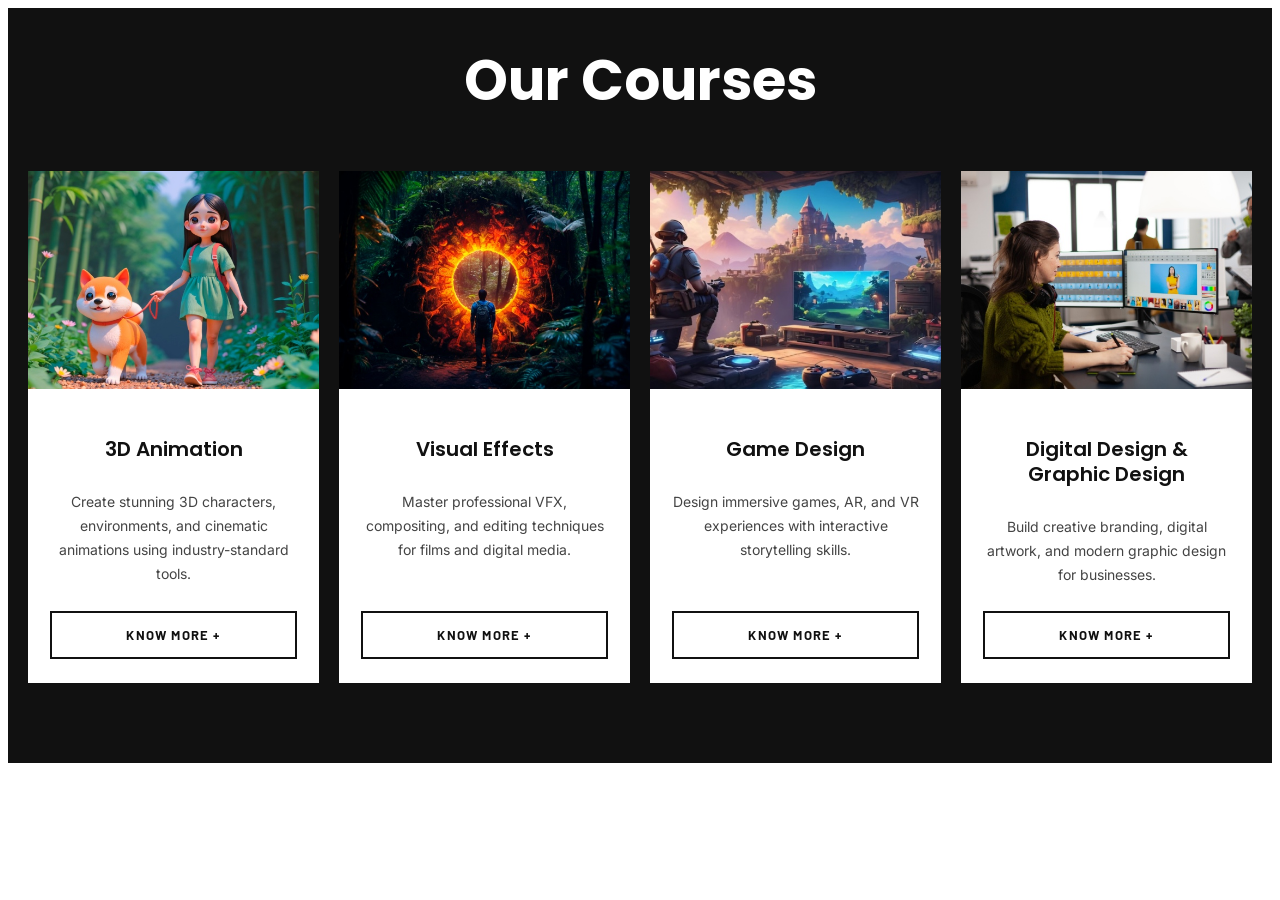
<file: card.html>
<!DOCTYPE html>
<html lang="en">
<head>
  <meta charset="UTF-8" />
  <meta name="viewport" content="width=device-width, initial-scale=1.0"/>
  <title>Frame School of Design – Our Courses</title>
  <link href="https://fonts.googleapis.com/css2?family=Poppins:wght@600;700&family=Inter:wght@400;500&family=Barlow:wght@700&display=swap" rel="stylesheet"/>
  <style>

    .section {
      background: #111;
      padding: 60px 20px 80px;
    }

    .section-title {
      text-align: center;
      font-size: 56px;
      font-weight: 700;
      color: #fff;
      margin-bottom: 48px;
      margin-top: -30px;
      font-family: 'Poppins', sans-serif;
    }

    .cards-grid {
      display: grid;
      grid-template-columns: repeat(4, 1fr);
      gap: 20px;
      max-width: 1300px;
      margin: 0 auto;
    }

    /* card itself is transparent — only body is white */
    .card {
      background: transparent;
      display: flex;
      flex-direction: column;
      overflow: hidden;
      position: relative;
    }

    .card-img-wrap {
      overflow: hidden;
      width: 100%;
      aspect-ratio: 4/3;
      flex-shrink: 0;
    }

    .card-img {
      width: 100%;
      height: 100%;
      object-fit: cover;
      display: block;
      transition: transform .4s ease;
    }

    .card:hover .card-img {
      transform: scale(1.08);
    }

    /* white body below the image */
    .card-body {
      padding: 28px 22px 24px;
      display: flex;
      flex-direction: column;
      flex: 1;
      background: #fff;
    }

    .card-title {
      font-family: 'Poppins', sans-serif;
      font-size: 20px;
      font-weight: 600;
      margin-bottom: 14px;
      text-align: center;
      line-height: 1.25;
      color: #111;
    }

    .card-desc {
      font-family: 'Inter', sans-serif;
      font-size: 14px;
      font-weight: 400;
      line-height: 1.7;
      text-align: center;
      color: #444;
      flex: 1;
      margin-bottom: 24px;
    }

    .btn {
      display: inline-flex;
      align-items: center;
      justify-content: center;
      gap: 8px;
      padding: 14px 18px;
      font-family: 'Barlow', sans-serif;
      font-size: 13px;
      font-weight: 700;
      letter-spacing: 1.2px;
      text-transform: uppercase;
      cursor: pointer;
      border-radius: 0;
      transition: background .25s, border-color .25s, color .25s;
      text-decoration: none;
    }

    .btn-outline {
      background: transparent;
      border: 2px solid #111;
      color: #111;
    }

    .card:hover .btn-outline {
      background: #b51733;
      border-color: #b51733;
      color: #fff;
    }

    /* active card — red body */
    .card.active-card .card-body {
      background: #b51733;
    }
    .card.active-card .card-title { color: #fff; }
    .card.active-card .card-desc  { color: rgba(255,255,255,.85); }
    .card.active-card .btn-outline { border-color: #fff; color: #fff; }
    .card.active-card:hover .btn-outline { background: #fff; border-color: #fff; color: #b51733; }

    @media (max-width: 1024px) {
      .cards-grid { grid-template-columns: repeat(2, 1fr); }
      .section-title { font-size: 40px; }
    }
    @media (max-width: 600px) {
      .cards-grid { grid-template-columns: 1fr; }
      .section-title { font-size: 30px; }
    }

  </style>
</head>
<body>

  <section class="section">
    <h2 class="section-title">Our Courses</h2>
    <div class="cards-grid">

      <div class="card">
        <div class="card-img-wrap">
          <img class="card-img" src="./assets/img/3d-animation.jpg" alt="3D Animation" />
        </div>
        <div class="card-body">
          <h3 class="card-title">3D Animation</h3>
          <p class="card-desc">Create stunning 3D characters, environments, and cinematic animations using industry-standard tools.</p>
          <a href="#" class="btn btn-outline">Know More +</a>
        </div>
      </div>

      <div class="card">
        <div class="card-img-wrap">
          <img class="card-img" src="./assets/img/New-Project-5.jpg" alt="Visual Effects" />
        </div>
        <div class="card-body">
          <h3 class="card-title">Visual Effects</h3>
          <p class="card-desc">Master professional VFX, compositing, and editing techniques for films and digital media.</p>
          <a href="#" class="btn btn-outline">Know More +</a>
        </div>
      </div>

      <div class="card">
        <div class="card-img-wrap">
          <img class="card-img" src="./assets/img/New-Project-6.jpg" alt="Game Design" />
        </div>
        <div class="card-body">
          <h3 class="card-title">Game Design</h3>
          <p class="card-desc">Design immersive games, AR, and VR experiences with interactive storytelling skills.</p>
          <a href="#" class="btn btn-outline">Know More +</a>
        </div>
      </div>

      <div class="card">
        <div class="card-img-wrap">
          <img class="card-img" src="assets/img/multi-media.jpg" alt="Digital Design & Graphic Design" />
        </div>
        <div class="card-body">
          <h3 class="card-title">Digital Design &amp; Graphic Design</h3>
          <p class="card-desc">Build creative branding, digital artwork, and modern graphic design for businesses.</p>
          <a href="#" class="btn btn-outline">Know More +</a>
        </div>
      </div>

    </div>
  </section>

</body>
</html>
</file>
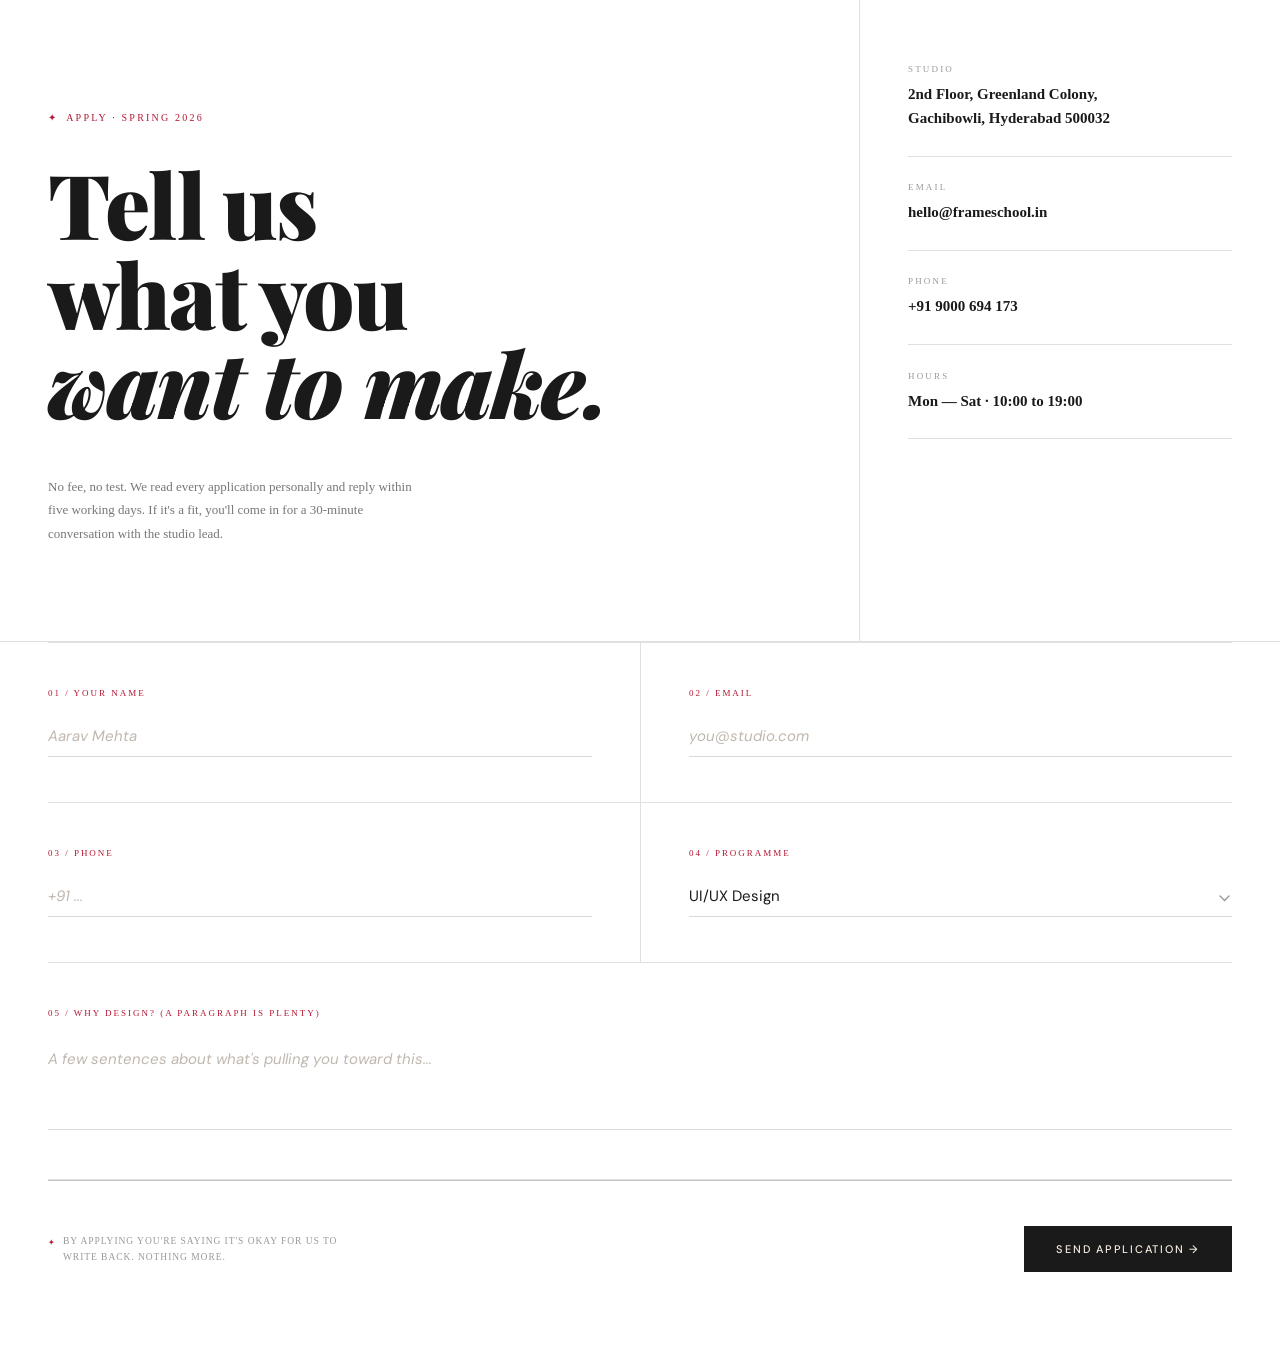
<file: contact-us.html>
<!DOCTYPE html>
<html lang="en">
<head>
<meta charset="UTF-8">
<meta name="viewport" content="width=device-width, initial-scale=1.0">
<title>Apply — Frame School of Design</title>
<link rel="preconnect" href="https://fonts.googleapis.com">
<link rel="preconnect" href="https://fonts.gstatic.com" crossorigin>
<link href="https://fonts.googleapis.com/css2?family=Playfair+Display:ital,wght@0,400;0,700;0,900;1,400;1,700;1,900&family=DM+Sans:opsz,wght@9..40,300;9..40,400;9..40,500&display=swap" rel="stylesheet">

<style>
  *, *::before, *::after { box-sizing: border-box; margin: 0; padding: 0; }

  :root {
    --bg: #f5ede0;
    --text: #1a1a1a;
    --muted: #999;
    --accent: #b83228;
    --border: rgba(0,0,0,0.12);
  }



 



  /* ════════════════════════════
     HERO
  ════════════════════════════ */
  .hero-section {
    display: grid;
    grid-template-columns: minmax(0, 1fr) 420px;
    border-bottom: 1px solid var(--border);
  }

  .hero-left {
    padding: 7rem 3.5rem 6rem 3rem;
    border-right: 1px solid var(--border);
    display: flex;
    flex-direction: column;
    justify-content: flex-start;
  }

  .section-tag {
    font-size: 10px;
    letter-spacing: 0.22em;
    color: #b51733;
    margin-bottom: 2.2rem;
    display: flex;
    align-items: center;
    gap: 8px;
    font-weight: 400;
    text-transform: uppercase;
  }

  .section-tag::before { content: '✦'; }

  .hero-headline {
    font-family: 'Playfair Display', serif;
    font-size: clamp(3.8rem, 7vw, 6.4rem);
    font-weight: 900;
    line-height: 1.0;
    color: var(--text);
    margin-bottom: 3rem;
    letter-spacing: -0.02em;
  }

  .hero-headline em {
    font-style: italic;
    font-weight: 900;
  }

  .hero-body {
    font-size: 13px;
    color: #777;
    line-height: 1.8;
    max-width: 380px;
  }

  .hero-right {
    padding: 4rem 3rem 3rem;
    display: flex;
    flex-direction: column;
    justify-content: flex-start;
  }

  .contact-item {
    padding: 1.6rem 0;
    border-bottom: 1px solid var(--border);
  }

  .contact-item:first-child {
    padding-top: 0;
    border-top: none;
  }

  .contact-cat {
    font-size: 9px;
    letter-spacing: 0.24em;
    color: var(--muted);
    margin-bottom: 8px;
    font-weight: 500;
    text-transform: uppercase;
  }

  .contact-val {
    font-size: 15px;
    color: var(--text);
    line-height: 1.6;
    font-weight: 600;
  }

  /* ════════════════════════════
     FORM
  ════════════════════════════ */
  .form-section {
    padding: 0 3rem 5rem;
  }

  .form-grid {
    display: grid;
    grid-template-columns: 1fr 1fr;
    border-top: 1px solid var(--border);
  }

  .form-field {
    padding: 2.8rem 3rem 2.8rem 0;
    border-bottom: 1px solid var(--border);
  }

  .form-field:nth-child(even) {
    padding-left: 3rem;
    padding-right: 0;
    border-left: 1px solid var(--border);
  }

  .form-field.full-width {
    grid-column: 1 / -1;
    padding-right: 0;
    border-left: none !important;
  }

  .field-label {
    display: block;
    font-size: 9px;
    letter-spacing: 0.22em;
    color: #b51733;
    margin-bottom: 1.4rem;
    font-weight: 500;
    text-transform: uppercase;
  }

  .field-input,
  .field-select,
  .field-textarea {
    background: transparent;
    border: none;
    border-bottom: 1px solid rgba(0,0,0,0.15);
    width: 100%;
    padding: 6px 0 10px;
    font-size: 15px;
    color: var(--text);
    outline: none;
    font-family: 'DM Sans', sans-serif;
    transition: border-color 0.2s;
    border-radius: 0;
  }

  .field-input::placeholder,
  .field-textarea::placeholder {
    color: #c0b8ae;
    font-style: italic;
    font-size: 15px;
  }

  .field-input:focus,
  .field-select:focus,
  .field-textarea:focus {
    border-bottom-color: var(--text);
  }

  .field-select {
    appearance: none;
    -webkit-appearance: none;
    cursor: pointer;
    background-image: url("data:image/svg+xml,%3Csvg xmlns='http://www.w3.org/2000/svg' width='11' height='7' viewBox='0 0 11 7'%3E%3Cpath d='M1 1l4.5 4.5L10 1' stroke='%23999' stroke-width='1.4' fill='none' stroke-linecap='round' stroke-linejoin='round'/%3E%3C/svg%3E");
    background-repeat: no-repeat;
    background-position: right 2px center;
  }

  .field-textarea {
    resize: none;
    min-height: 90px;
    line-height: 1.75;
  }

  .form-divider {
    grid-column: 1 / -1;
    border-bottom: 1px solid var(--border);
  }

  .form-footer {
    display: flex;
    align-items: center;
    justify-content: space-between;
    padding-top: 2.8rem;
    gap: 2rem;
    flex-wrap: wrap;
  }

  .form-disclaimer {
    font-size: 9.5px;
    letter-spacing: 0.1em;
    color: var(--muted);
    line-height: 1.7;
    max-width: 320px;
    display: flex;
    align-items: flex-start;
    gap: 7px;
    text-transform: uppercase;
  }

  .form-disclaimer::before {
    content: '✦';
    font-size: 8px;
    color: #b51733;
    margin-top: 3px;
    flex-shrink: 0;
  }

  .btn-send {
    background: var(--text);
    color: var(--bg);
    border: none;
    padding: 16px 32px;
    font-size: 11px;
    letter-spacing: 0.16em;
    font-family: 'DM Sans', sans-serif;
    font-weight: 500;
    cursor: pointer;
    text-transform: uppercase;
    display: inline-flex;
    align-items: center;
    gap: 10px;
    transition: background 0.2s;
  }

  .btn-send:hover { background: #2e2e2e; }

  /* ════════════════════════════
     RESPONSIVE
  ════════════════════════════ */
  @media (max-width: 960px) {
    .navbar { padding: 0 2rem; }
    .nav-links { gap: 1.6rem; }
    .hero-section { grid-template-columns: 1fr; }
    .hero-left { border-right: none; border-bottom: 1px solid var(--border); padding: 3.5rem 2rem; }
    .hero-right { padding: 2.5rem 2rem; }
    .form-section { padding: 0 2rem 4rem; }
  }

  @media (max-width: 768px) {
    .nav-links { display: none; }
    .nav-intake { display: none; }
  }

  @media (max-width: 640px) {
    .hero-headline { font-size: 3.4rem; }
    .form-grid { grid-template-columns: 1fr; }
    .form-field:nth-child(even) { padding-left: 0; border-left: none; }
    .form-field { padding: 2rem 0; }
    .form-footer { flex-direction: column; align-items: flex-start; }
    .btn-send { width: 100%; justify-content: center; }
  }

  /* Toast */
  .toast {
    position: fixed;
    bottom: 2rem;
    right: 2rem;
    background: var(--text);
    color: var(--bg);
    padding: 14px 24px;
    font-size: 12px;
    letter-spacing: 0.08em;
    opacity: 0;
    transform: translateY(8px);
    transition: all 0.35s;
    pointer-events: none;
    z-index: 999;
  }

  .toast.show { opacity: 1; transform: translateY(0); }
</style>
</head>
<body>
<div class="page-wrapper">

<!-- ═══ NAVBAR ═══ -->


<!-- ═══ HERO ═══ -->
<section class="hero-section">

  <div class="hero-left">
    <p class="section-tag">Apply · Spring 2026</p>
    <h1 class="hero-headline">
      Tell us<br>
      what you<br>
      <em>want to make.</em>
    </h1>
    <p class="hero-body">
      No fee, no test. We read every application personally and reply within five working days. If it's a fit, you'll come in for a 30-minute conversation with the studio lead.
    </p>
  </div>

  <div class="hero-right">
    <div class="contact-item">
      <div class="contact-cat">Studio</div>
      <div class="contact-val">2nd Floor, Greenland Colony,<br>Gachibowli, Hyderabad 500032</div>
    </div>
    <div class="contact-item">
      <div class="contact-cat">Email</div>
      <div class="contact-val">hello@frameschool.in</div>
    </div>
    <div class="contact-item">
      <div class="contact-cat">Phone</div>
      <div class="contact-val">+91 9000 694 173</div>
    </div>
    <div class="contact-item">
      <div class="contact-cat">Hours</div>
      <div class="contact-val">Mon — Sat · 10:00 to 19:00</div>
    </div>
  </div>

</section>

<!-- ═══ FORM ═══ -->
<section class="form-section">
  <div class="form-grid">

    <div class="form-field">
      <label class="field-label" for="f-name">01 / Your name</label>
      <input class="field-input" id="f-name" type="text" placeholder="Aarav Mehta">
    </div>

    <div class="form-field">
      <label class="field-label" for="f-email">02 / Email</label>
      <input class="field-input" id="f-email" type="email" placeholder="you@studio.com">
    </div>

    <div class="form-field">
      <label class="field-label" for="f-phone">03 / Phone</label>
      <input class="field-input" id="f-phone" type="tel" placeholder="+91 ...">
    </div>

    <div class="form-field">
      <label class="field-label" for="f-programme">04 / Programme</label>
      <select class="field-select" id="f-programme">
        <option>UI/UX Design</option>
        <option>Graphic Design</option>
        <option>3D &amp; Motion</option>
        <option>VFX &amp; Compositing</option>
        <option>Not sure yet</option>
      </select>
    </div>

    <div class="form-field full-width">
      <label class="field-label" for="f-why">05 / Why design? (a paragraph is plenty)</label>
      <textarea class="field-textarea" id="f-why" placeholder="A few sentences about what's pulling you toward this..."></textarea>
    </div>

    <div class="form-divider"></div>
    <div class="form-divider" style="border-bottom:none; border-top: 1px solid var(--border); margin-top:-1px;"></div>

  </div>

  <div class="form-footer">
    <p class="form-disclaimer">By applying you're saying it's okay for us to write back. Nothing more.</p>
    <button class="btn-send" id="sendBtn">Send Application →</button>
  </div>
</section>

<div class="toast" id="toast">Application sent. We'll be in touch.</div>

</div><!-- end page-wrapper -->

<script>
  document.getElementById('sendBtn').addEventListener('click', () => {
    const name = document.getElementById('f-name').value.trim();
    const email = document.getElementById('f-email').value.trim();
    if (!name || !email) {
      alert('Please fill in at least your name and email.');
      return;
    }
    const t = document.getElementById('toast');
    t.classList.add('show');
    setTimeout(() => t.classList.remove('show'), 3500);
  });
</script>
</body>
</html>
</file>
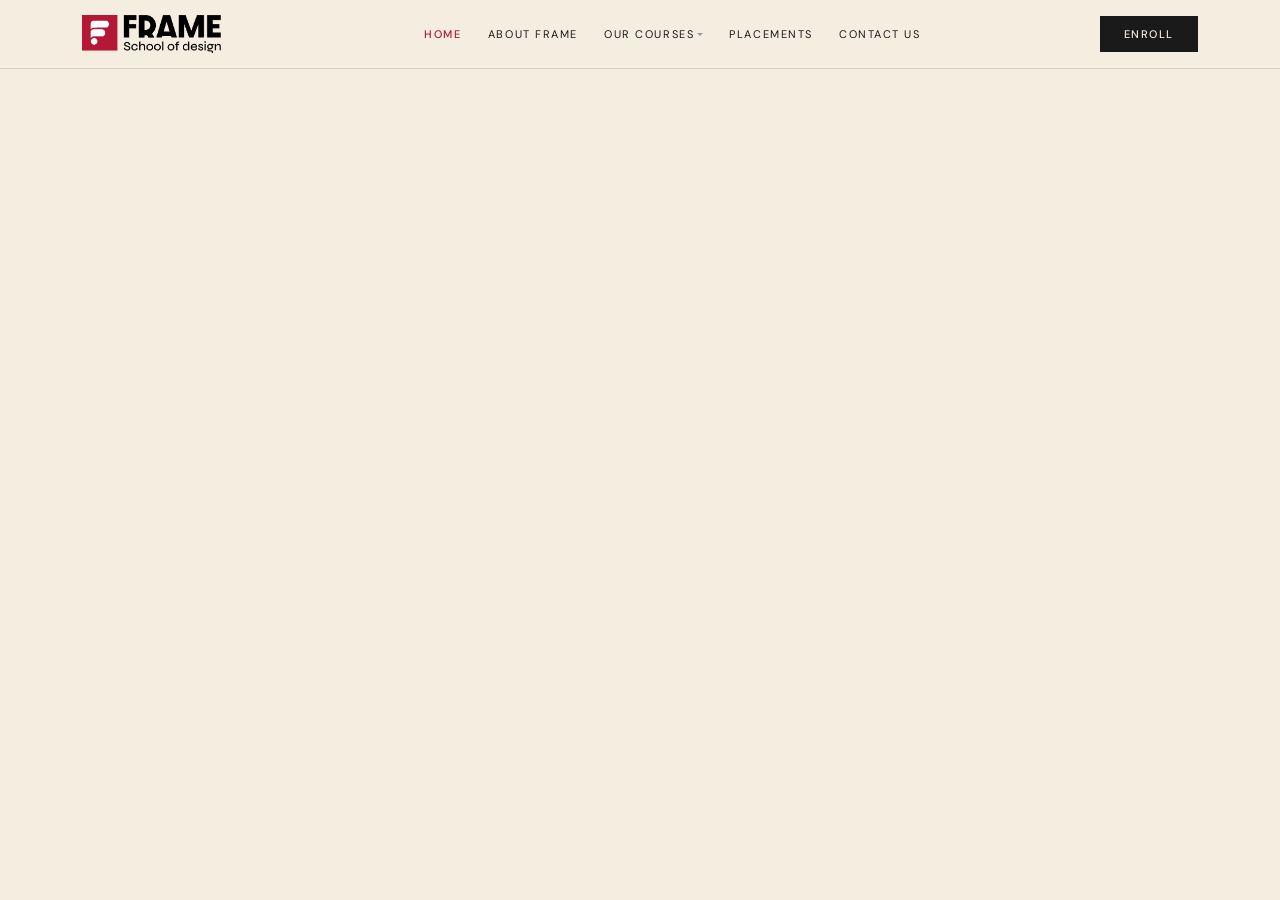
<file: enroll.html>
<!DOCTYPE html>
<html lang="en">
<head>
<meta charset="UTF-8">
<meta name="viewport" content="width=device-width, initial-scale=1.0">
<title>Frame School of Design</title>

<!-- Bootstrap -->
<link href="https://cdn.jsdelivr.net/npm/bootstrap@5.3.3/dist/css/bootstrap.min.css" rel="stylesheet">
<!-- Fonts -->
<link rel="preconnect" href="https://fonts.googleapis.com">
<link rel="preconnect" href="https://fonts.gstatic.com" crossorigin>
<link href="https://fonts.googleapis.com/css2?family=Playfair+Display:ital,wght@0,900;1,900&family=DM+Sans:opsz,wght@9..40,300;9..40,400;9..40,500&display=swap" rel="stylesheet">

<style>
*, *::before, *::after { box-sizing: border-box; margin: 0; padding: 0; }

:root {
  --bg:     #f5ede0;
  --text:   #1a1a1a;
  --muted:  #999;
  --accent: #b83228;
  --border: rgba(0,0,0,0.12);
}

html, body {
  background: var(--bg);
  color: var(--text);
  font-family: 'DM Sans', sans-serif;
}

/* ══════════════════════════
   NAVBAR
══════════════════════════ */
.navbar {
  background: var(--bg) !important;
  border-bottom: 1px solid var(--border);
  padding: 0;
  font-family: 'DM Sans', sans-serif;
  min-height: 68px;
}

.navbar .container {
  height: 68px;
  align-items: center;
}

.brand-logo {
  display: flex;
  align-items: center;
  text-decoration: none;
  margin-right: 1.5rem;
}

.brand-logo img {
  height: 38px;
  width: auto;
  object-fit: contain;
}

.navbar-nav .nav-link {
  font-size: 11px !important;
  letter-spacing: 0.14em !important;
  text-transform: uppercase !important;
  color: var(--text) !important;
  font-weight: 400 !important;
  padding: 0.4rem 0.7rem !important;
  transition: color 0.2s;
}

.navbar-nav .nav-link:hover { color: #b51733 !important; }
.navbar-nav .nav-link.active { color: #b51733 !important; font-weight: 500 !important; }

.dropdown-menu {
  background: var(--bg);
  border: 1px solid var(--border);
  border-radius: 0;
  padding: 0.4rem 0;
  box-shadow: 0 8px 24px rgba(0,0,0,0.08);
  min-width: 210px;
}

.dropdown-item {
  font-size: 11.5px;
  letter-spacing: 0.1em;
  text-transform: uppercase;
  color: var(--text);
  padding: 0.6rem 1.4rem;
  font-family: 'DM Sans', sans-serif;
  font-weight: 400;
}

.dropdown-item:hover { background: rgba(0,0,0,0.05); color: #b51733; }

.navbar-nav .dropdown-toggle::after {
  border-top-color: var(--muted);
  vertical-align: 0.15em;
}

.navbar-toggler {
  border: none !important;
  box-shadow: none !important;
}

.navbar-toggler-icon {
  background-image: url("data:image/svg+xml,%3csvg xmlns='http://www.w3.org/2000/svg' viewBox='0 0 30 30'%3e%3cpath stroke='rgba%2826,26,26,0.75%29' stroke-linecap='round' stroke-miterlimit='10' stroke-width='2' d='M4 7h22M4 15h22M4 23h22'/%3e%3c/svg%3e") !important;
}

/* Enroll button */
.btn-nav-reg {
  background: var(--text);
  color: var(--bg);
  border: none;
  padding: 10px 24px;
  font-size: 11px;
  letter-spacing: 0.14em;
  font-family: 'DM Sans', sans-serif;
  font-weight: 500;
  cursor: pointer;
  text-transform: uppercase;
  transition: background 0.2s;
  border-radius: 0;
}

.btn-nav-reg:hover { background: #2e2e2e; }

@media (max-width: 991px) {
  .navbar .container { height: auto; padding-top: 0.75rem; padding-bottom: 0.75rem; }
  .navbar-collapse { padding: 1rem 0 0.5rem; border-top: 1px solid var(--border); margin-top: 0.75rem; }
  .navbar-nav .nav-link { padding: 0.55rem 0 !important; border-bottom: 1px solid var(--border); }
  .btn-nav-reg { width: 100%; margin-top: 0.5rem; }
  .dropdown-menu { border: none; padding-left: 1rem; box-shadow: none; background: transparent; }
}

/* ══════════════════════════
   ENROLL OVERLAY
══════════════════════════ */
.enroll-overlay {
  position: fixed;
  inset: 0;
  z-index: 1050;
  display: flex;
  pointer-events: none;
  opacity: 0;
  transition: opacity 0.35s ease;
}

.enroll-overlay.active {
  opacity: 1;
  pointer-events: all;
}

/* left dim */
.overlay-dim {
  flex: 1;
  background: rgba(26,26,26,0.55);
  backdrop-filter: blur(2px);
  cursor: pointer;
}

/* right panel slides in */
.overlay-panel {
  width: min(680px, 100vw);
  background: var(--bg);
  height: 100%;
  overflow-y: auto;
  display: flex;
  flex-direction: column;
  transform: translateX(100%);
  transition: transform 0.4s cubic-bezier(0.4,0,0.2,1);
  position: relative;
}

.enroll-overlay.active .overlay-panel {
  transform: translateX(0);
}

/* close button */
.overlay-close {
  position: absolute;
  top: 1.8rem;
  right: 2rem;
  background: none;
  border: none;
  font-size: 22px;
  cursor: pointer;
  color: var(--muted);
  line-height: 1;
  font-family: 'DM Sans', sans-serif;
  transition: color 0.2s;
  z-index: 2;
}

.overlay-close:hover { color: var(--text); }

/* panel header */
.panel-head {
  padding: 3.5rem 3rem 2.5rem;
  border-bottom: 1px solid var(--border);
}

.panel-tag {
  font-size: 10px;
  letter-spacing: 0.22em;
  color: #b51733;
  text-transform: uppercase;
  display: flex;
  align-items: center;
  gap: 8px;
  margin-bottom: 1.2rem;
}

.panel-tag::before { content: '✦'; }

.panel-title {
  font-family: 'Playfair Display', serif;
  font-size: clamp(2rem, 5vw, 3rem);
  font-weight: 900;
  line-height: 1.05;
  letter-spacing: -0.02em;
  margin-bottom: 1rem;
}

.panel-title em { font-style: italic; }

.panel-desc {
  font-size: 12.5px;
  color: #777;
  line-height: 1.8;
  max-width: 420px;
}

/* form */
.panel-form {
  padding: 0 3rem 3rem;
  flex: 1;
}

.form-grid {
  display: grid;
  grid-template-columns: 1fr 1fr;
  border-top: 1px solid var(--border);
}

.form-field {
  padding: 2.2rem 2rem 2.2rem 0;
  border-bottom: 1px solid var(--border);
}

.form-field:nth-child(even) {
  padding-left: 2rem;
  padding-right: 0;
  border-left: 1px solid var(--border);
}

.form-field.full-width {
  grid-column: 1 / -1;
  padding-right: 0;
  border-left: none !important;
}

.field-label {
  display: block;
  font-size: 9px;
  letter-spacing: 0.22em;
  color: #b51733;
  margin-bottom: 1.1rem;
  font-weight: 500;
  text-transform: uppercase;
}

.field-input,
.field-select,
.field-textarea {
  background: transparent;
  border: none;
  border-bottom: 1px solid rgba(0,0,0,0.15);
  width: 100%;
  padding: 5px 0 9px;
  font-size: 14px;
  color: var(--text);
  outline: none;
  font-family: 'DM Sans', sans-serif;
  transition: border-color 0.2s;
  border-radius: 0;
}

.field-input::placeholder,
.field-textarea::placeholder {
  color: #c0b8ae;
  font-style: italic;
}

.field-input:focus,
.field-select:focus,
.field-textarea:focus {
  border-bottom-color: var(--text);
}

.field-select {
  appearance: none;
  -webkit-appearance: none;
  cursor: pointer;
  background-image: url("data:image/svg+xml,%3Csvg xmlns='http://www.w3.org/2000/svg' width='11' height='7' viewBox='0 0 11 7'%3E%3Cpath d='M1 1l4.5 4.5L10 1' stroke='%23999' stroke-width='1.4' fill='none' stroke-linecap='round' stroke-linejoin='round'/%3E%3C/svg%3E");
  background-repeat: no-repeat;
  background-position: right 2px center;
}

.field-textarea {
  resize: none;
  min-height: 80px;
  line-height: 1.75;
}

.form-footer {
  display: flex;
  align-items: center;
  justify-content: space-between;
  padding-top: 2.2rem;
  gap: 1.5rem;
  flex-wrap: wrap;
  border-top: 1px solid var(--border);
  margin-top: 0;
}

.form-disclaimer {
  font-size: 9px;
  letter-spacing: 0.1em;
  color: var(--muted);
  line-height: 1.7;
  max-width: 260px;
  display: flex;
  align-items: flex-start;
  gap: 6px;
  text-transform: uppercase;
}

.form-disclaimer::before {
  content: '✦';
  font-size: 7px;
  color: #b51733;
  margin-top: 3px;
  flex-shrink: 0;
}

.btn-send {
  background: var(--text);
  color: var(--bg);
  border: none;
  padding: 14px 28px;
  font-size: 11px;
  letter-spacing: 0.16em;
  font-family: 'DM Sans', sans-serif;
  font-weight: 500;
  cursor: pointer;
  text-transform: uppercase;
  display: inline-flex;
  align-items: center;
  gap: 8px;
  transition: background 0.2s;
}

.btn-send:hover { background: #2e2e2e; }

@media (max-width: 600px) {
  .overlay-dim { display: none; }
  .overlay-panel { width: 100vw; }
  .panel-head { padding: 3rem 1.5rem 2rem; }
  .panel-form { padding: 0 1.5rem 2.5rem; }
  .form-grid { grid-template-columns: 1fr; }
  .form-field:nth-child(even) { padding-left: 0; border-left: none; }
  .form-footer { flex-direction: column; }
  .btn-send { width: 100%; justify-content: center; }
}

/* toast */
.toast-msg {
  position: fixed;
  bottom: 2rem;
  right: 2rem;
  background: var(--text);
  color: var(--bg);
  padding: 13px 22px;
  font-size: 12px;
  letter-spacing: 0.08em;
  opacity: 0;
  transform: translateY(8px);
  transition: all 0.35s;
  pointer-events: none;
  z-index: 2000;
}

.toast-msg.show { opacity: 1; transform: translateY(0); }
</style>
</head>
<body>

<!-- ══ NAVBAR (your existing code) ══ -->
<nav class="navbar navbar-expand-lg">
  <div class="container">
    <a class="brand-logo" href="#">
      <img src="./assets/img/logo-1.png" alt="Frame School">
    </a>
    <button class="navbar-toggler border-0 shadow-none" type="button" data-bs-toggle="collapse" data-bs-target="#navMain">
      <span class="navbar-toggler-icon"></span>
    </button>
    <div class="collapse navbar-collapse" id="navMain">
      <ul class="navbar-nav mx-auto gap-1">
        <li class="nav-item"><a class="nav-link active" href="#">Home</a></li>
        <li class="nav-item"><a class="nav-link" href="#">About Frame</a></li>
        <li class="nav-item dropdown">
          <a class="nav-link dropdown-toggle" href="#" data-bs-toggle="dropdown">Our Courses</a>
          <ul class="dropdown-menu">
            <li><a class="dropdown-item" href="#">UI/UX Designing</a></li>
            <li><a class="dropdown-item" href="#">Graphic Designing</a></li>
            <li><a class="dropdown-item" href="#">Full Stack Development</a></li>
            <li><a class="dropdown-item" href="#">Digital Marketing</a></li>
            <li><a class="dropdown-item" href="#">Python</a></li>
          </ul>
        </li>
        <li class="nav-item"><a class="nav-link" href="#">Placements</a></li>
        <li class="nav-item"><a class="nav-link" href="#">Contact Us</a></li>
      </ul>
      <div class="d-flex gap-3 mt-3 mt-lg-0 align-items-center">
        <button class="btn-nav-reg" id="enrollBtn">Enroll</button>
      </div>
    </div>
  </div>
</nav>

<!-- ══ ENROLL OVERLAY ══ -->
<div class="enroll-overlay" id="enrollOverlay">

  <!-- click outside to close -->
  <div class="overlay-dim" id="overlayDim"></div>

  <!-- slide-in panel -->
  <div class="overlay-panel">
    <button class="overlay-close" id="overlayClose">✕</button>

    <div class="panel-head">
      <p class="panel-tag">Apply · Spring 2026</p>
      <h2 class="panel-title">Tell us what<br>you <em>want to make.</em></h2>
      <p class="panel-desc">No fee, no test. We read every application personally and reply within five working days.</p>
    </div>

    <div class="panel-form">
      <div class="form-grid">

        <div class="form-field">
          <label class="field-label" for="f-name">01 / Your name</label>
          <input class="field-input" id="f-name" type="text" placeholder="Aarav Mehta">
        </div>

        <div class="form-field">
          <label class="field-label" for="f-email">02 / Email</label>
          <input class="field-input" id="f-email" type="email" placeholder="you@studio.com">
        </div>

        <div class="form-field">
          <label class="field-label" for="f-phone">03 / Phone</label>
          <input class="field-input" id="f-phone" type="tel" placeholder="+91 ...">
        </div>

        <div class="form-field">
          <label class="field-label" for="f-programme">04 / Programme</label>
          <select class="field-select" id="f-programme">
            <option value="">Select a course</option>
            <option>UI/UX Designing</option>
            <option>Graphic Designing</option>
            <option>Full Stack Development</option>
            <option>Digital Marketing</option>
            <option>Python</option>
          </select>
        </div>

        <div class="form-field full-width">
          <label class="field-label" for="f-why">05 / Why design? (a paragraph is plenty)</label>
          <textarea class="field-textarea" id="f-why" placeholder="A few sentences about what's pulling you toward this..."></textarea>
        </div>

      </div>

      <div class="form-footer">
        <p class="form-disclaimer">By applying you're saying it's okay for us to write back. Nothing more.</p>
        <button class="btn-send" id="sendBtn">Send Application →</button>
      </div>
    </div>
  </div>
</div>

<div class="toast-msg" id="toastMsg">Application sent. We'll be in touch ✦</div>

<!-- Bootstrap JS -->
<script src="https://cdn.jsdelivr.net/npm/bootstrap@5.3.3/dist/js/bootstrap.bundle.min.js"></script>

<script>
  const overlay   = document.getElementById('enrollOverlay');
  const enrollBtn = document.getElementById('enrollBtn');
  const closeBtn  = document.getElementById('overlayClose');
  const dimArea   = document.getElementById('overlayDim');
  const sendBtn   = document.getElementById('sendBtn');
  const toast     = document.getElementById('toastMsg');

  function openOverlay() {
    overlay.classList.add('active');
    document.body.style.overflow = 'hidden';
  }

  function closeOverlay() {
    overlay.classList.remove('active');
    document.body.style.overflow = '';
  }

  enrollBtn.addEventListener('click', openOverlay);
  closeBtn.addEventListener('click', closeOverlay);
  dimArea.addEventListener('click', closeOverlay);

  // close on Escape key
  document.addEventListener('keydown', e => {
    if (e.key === 'Escape') closeOverlay();
  });

  sendBtn.addEventListener('click', () => {
    const name  = document.getElementById('f-name').value.trim();
    const email = document.getElementById('f-email').value.trim();
    if (!name || !email) {
      alert('Please fill in at least your name and email.');
      return;
    }
    closeOverlay();
    toast.classList.add('show');
    setTimeout(() => toast.classList.remove('show'), 3500);
  });
</script>
</body>
</html>
</file>
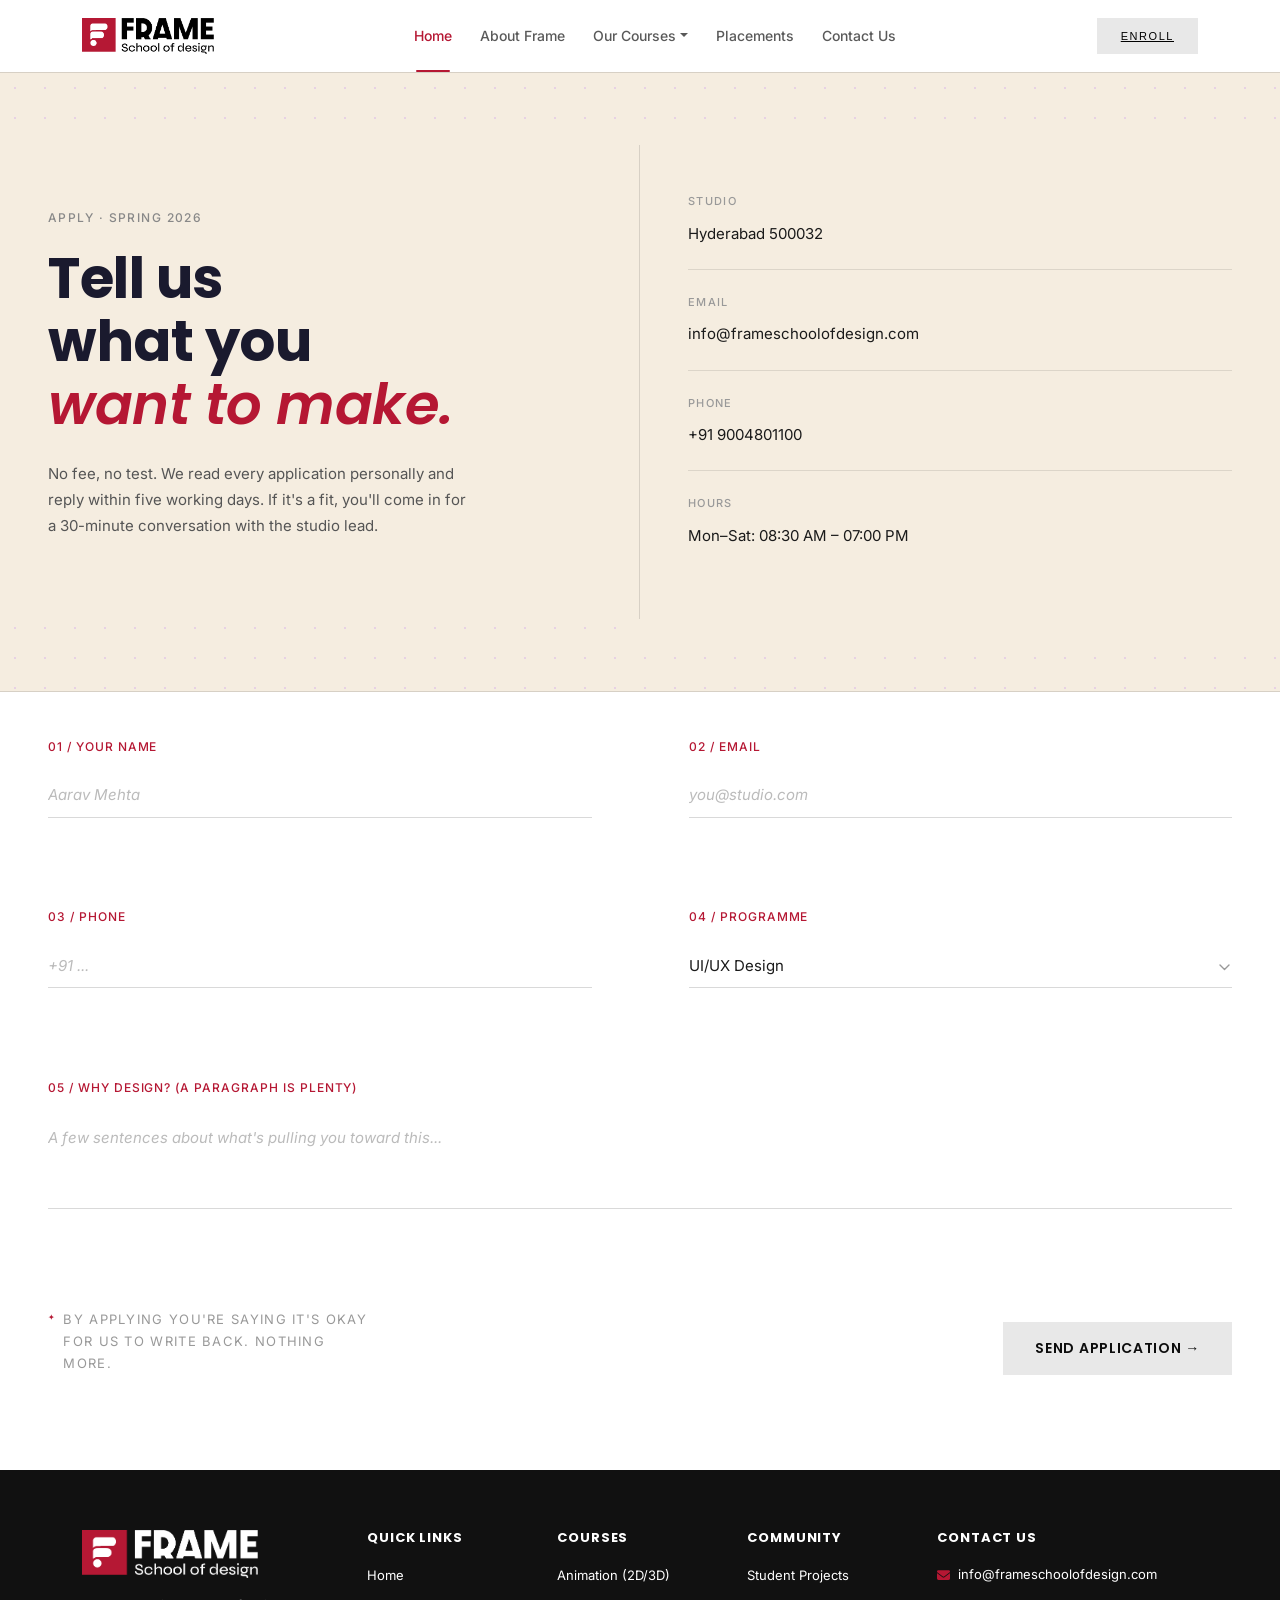
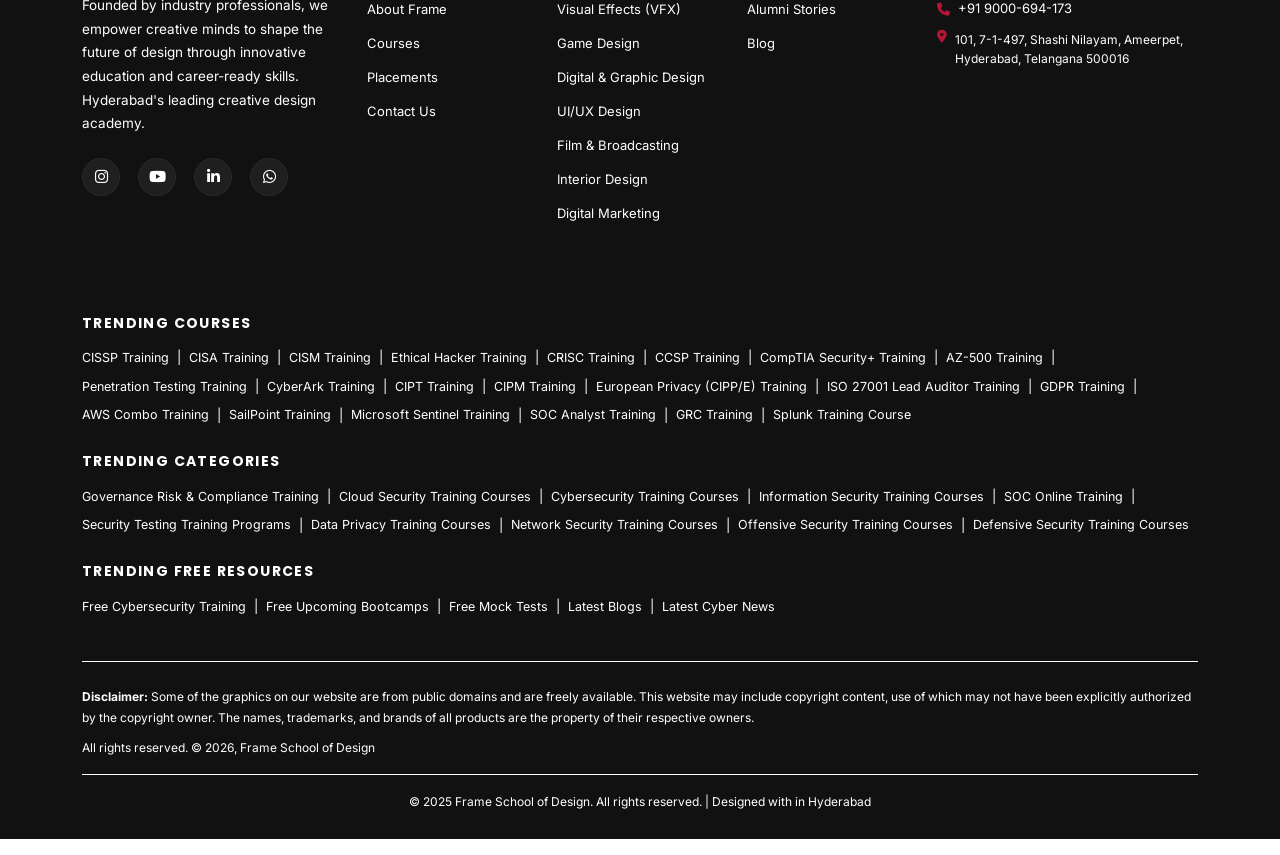
<file: enrollng-now.html>
<!DOCTYPE html>
<html lang="en">
<head>
  <meta charset="UTF-8"/>
  <meta name="viewport" content="width=device-width, initial-scale=1.0"/>
  <title>Frame school of design</title>
  <link href="https://cdn.jsdelivr.net/npm/bootstrap@5.3.2/dist/css/bootstrap.min.css" rel="stylesheet"/>
  <link href="https://fonts.googleapis.com/css2?family=Poppins:wght@300;400;500;600;700;800;900&display=swap" rel="stylesheet"/>
  <link href="https://cdnjs.cloudflare.com/ajax/libs/font-awesome/6.5.0/css/all.min.css" rel="stylesheet"/>
  <link href="https://fonts.googleapis.com/css2?family=Inter:wght@400;500&display=swap" rel="stylesheet">
  <link rel="stylesheet" href="assets/css/style.css">
  <link rel="stylesheet" href="assets/css/community.css">
</head>
<body>

<!-- TOP BAR -->



<!-- NAVBAR -->
<nav class="navbar navbar-expand-lg">
  <div class="container">
    <a class="brand-logo" href="index.html">
      <img src="./assets/img/logo-1.png">
    </a>
    <button class="navbar-toggler border-0 shadow-none" type="button" data-bs-toggle="collapse" data-bs-target="#navMain">
      <span class="navbar-toggler-icon"></span>
    </button>
    <div class="collapse navbar-collapse" id="navMain">
      <ul class="navbar-nav mx-auto gap-1">
        <li class="nav-item"><a class="nav-link active" href="index.html">Home</a></li>
        <li class="nav-item"><a class="nav-link" href="#">About Frame</a></li>
       
        <li class="nav-item dropdown">
          <a class="nav-link dropdown-toggle" href="#" data-bs-toggle="dropdown">Our Courses</a>
          <ul class="dropdown-menu">
            <li><a href="./ppp.html">ppp</a></li>
            <li><a class="dropdown-item" href="#">UI/UX Designing</a></li>
            <li><a class="dropdown-item" href="#">Graphic Designing</a></li>
            <li><a class="dropdown-item" href="#">Full Stack Development</a></li>
            <li><a class="dropdown-item" href="#">Digital Marketing</a></li>
            <li><a class="dropdown-item" href="#">Python</a></li>
          </ul>
        </li>
        <li class="nav-item"><a class="nav-link" href="#">Placements</a></li>
        <li class="nav-item"><a class="nav-link" href="#">Contact Us</a></li>
      </ul>
      <div class="d-flex gap-3 mt-3 mt-lg-0 align-items-center">
        <!-- <button class="btn-nav-login">Login</button> -->
        <a href="enrollng-now.html" class="btn-nav-reg">Enroll</a>
      </div>
    </div>
  </div>
</nav>

<!-- HERO -->


<!-- ═══ CONTACT DETAILS ═══ -->






<!-- ═══ NAVBAR ═══ -->


<!-- ═══ HERO ═══ -->
<section class="hero-section">
 
  <div class="hero-left">
    <p class="section-tag">Apply · Spring 2026</p>
    <h1 class="hero-headline">
      Tell us<br>
      what you<br>
      <em>want to make.</em>
    </h1>
    <p class="hero-body">
      No fee, no test. We read every application personally and reply within five
      working days. If it's a fit, you'll come in for a 30-minute conversation
      with the studio lead.
    </p>
  </div>
 
  <div class="hero-right">
    <div class="contact-item">
      <div class="contact-cat">Studio</div>
      <div class="contact-val"> Hyderabad 500032</div>
    </div>
    <div class="contact-item">
      <div class="contact-cat">Email</div>
      <div class="contact-val">info@frameschoolofdesign.com</div>
    </div>
    <div class="contact-item">
      <div class="contact-cat">Phone</div>
      <div class="contact-val">+91 9004801100</div>
    </div>
    <div class="contact-item">
      <div class="contact-cat">Hours</div>
      <div class="contact-val">Mon–Sat: 08:30 AM – 07:00 PM</div>
    </div>
  </div>
 
</section>
 
 
<!-- ════ CSS ════ -->
<style>
 
  /* ── Font variables ── */
  :root {
    --font-head: 'Poppins', sans-serif;
    --font-body: 'Inter', sans-serif;
  }
 
  /* ── Apply globally to this page ── */
  body {
    font-family: var(--font-body);
    font-weight: 400;
  }
 
  /* ── All headings → Poppins SemiBold/Bold ── */
  h1, h2, h3, h4, h5, h6 {
    font-family: var(--font-head);
    font-weight: 700;
  }
 
  /* ════ HERO SECTION ════ */
  .hero-section {
    display: grid;
    grid-template-columns: 1fr 1fr;       /* 2 col on desktop */
    border-top: 1px solid rgba(0,0,0,0.12);
    border-bottom: 1px solid rgba(0,0,0,0.12);
    background: #f5ede0;
    width: 100%;
  }
 
  /* LEFT */
  .hero-left {
    padding: 4rem 3.5rem 4rem 3rem;
    border-right: 1px solid rgba(0,0,0,0.12);
    display: flex;
    flex-direction: column;
    justify-content: flex-start;
    background: #f5ede0;
  }
 
  .section-tag {
    font-family: var(--font-body);
    font-weight: 500;
    font-size: 12px;
    letter-spacing: 0.12em;
    text-transform: uppercase;
    color: #888;
    margin-bottom: 1.25rem;
  }
 
  .hero-headline {
    font-family: var(--font-head);
    font-weight: 700;
    font-size: clamp(2.2rem, 5vw, 3.8rem);
    line-height: 1.1;
    color: #1a1a1a;
    margin-bottom: 1.5rem;
  }
 
  .hero-headline em {
    font-style: italic;
    font-weight: 600;
    color: #b51733;
  }
 
  .hero-body {
    font-family: var(--font-body);
    font-weight: 400;
    font-size: 15px;
    line-height: 1.75;
    color: #555;
    max-width: 420px;
  }
 
  /* RIGHT */
  .hero-right {
    padding: 4rem 3rem;
    display: flex;
    flex-direction: column;
    justify-content: flex-start;
    gap: 0;
    background: #f5ede0;
  }
 
  .contact-item {
    padding: 1.5rem 0;
    border-bottom: 1px solid rgba(0,0,0,0.1);
    display: flex;
    flex-direction: column;
    gap: 4px;
  }
 
  .contact-item:first-child { padding-top: 0; }
  .contact-item:last-child  { border-bottom: none; }
 
  .contact-cat {
    font-family: var(--font-body);
    font-weight: 500;
    font-size: 11px;
    letter-spacing: 0.12em;
    text-transform: uppercase;
    color: #999;
  }
 
  .contact-val {
    font-family: var(--font-body);
    font-weight: 400;
    font-size: 15px;
    color: #1a1a1a;
    line-height: 1.55;
  }
 
  /* ════ RESPONSIVE ════ */
 
  /* Tablet: 768px and below → stack vertically */
  @media (max-width: 768px) {
    .hero-section {
      grid-template-columns: 1fr;        /* single column */
    }
 
    .hero-left {
      border-right: none;
      border-bottom: 1px solid rgba(0,0,0,0.12);
      padding: 3rem 1.75rem 2.5rem;
      text-align: center;
      align-items: center;
    }
 
    .hero-body {
      text-align: center;
      max-width: 100%;
    }
 
    .hero-right {
      padding: 2.5rem 1.75rem 3rem;
    }
  }
 
  /* Mobile: 480px and below → tighter padding */
  @media (max-width: 480px) {
    .hero-left {
      padding: 2.5rem 1.25rem 2rem;
    }
 
    .hero-right {
      padding: 2rem 1.25rem 2.5rem;
    }
 
    .hero-headline {
      font-size: clamp(1.8rem, 8vw, 2.4rem);
    }
  }
  /* ── Form labels ── */
.field-label {
  font-family: var(--font-body);
  font-weight: 500;
  font-size: 12px;
  letter-spacing: 0.08em;
  text-transform: uppercase;
  color: #b51733;
}

/* ── Inputs, select, textarea ── */
.field-input,
.field-select,
.field-textarea {
  font-family: var(--font-body);
  font-weight: 400;
  font-size: 15px;
  color: #1a1a1a;
}

/* ── Placeholder text ── */
.field-input::placeholder,
.field-textarea::placeholder {
  font-family: var(--font-body);
  font-weight: 400;
  color: #bbb;
}

/* ── Disclaimer ── */
.form-disclaimer {
  font-family: var(--font-body);
  font-weight: 400;
  font-size: 13px;
  color: #999;
}

/* ── Send button ── */
.btn-send {
  font-family: var(--font-head);
  font-weight: 600;
  font-size: 14px;
  letter-spacing: 0.05em;
}
 
</style>
 
<!-- ═══ FORM ═══ -->
<section class="form-section">
  <div class="form-grid">

    <div class="form-field">
      <label class="field-label" for="f-name">01 / Your name</label>
      <input class="field-input" id="f-name" type="text" placeholder="Aarav Mehta">
    </div>

    <div class="form-field">
      <label class="field-label" for="f-email">02 / Email</label>
      <input class="field-input" id="f-email" type="email" placeholder="you@studio.com">
    </div>

    <div class="form-field">
      <label class="field-label" for="f-phone">03 / Phone</label>
      <input class="field-input" id="f-phone" type="tel" placeholder="+91 ...">
    </div>

    <div class="form-field">
      <label class="field-label" for="f-programme">04 / Programme</label>
      <select class="field-select" id="f-programme">
        <option>UI/UX Design</option>
        <option>Graphic Design</option>
        <option>3D &amp; Motion</option>
        <option>VFX &amp; Compositing</option>
        <option>Not sure yet</option>
      </select>
    </div>

    <div class="form-field full-width">
      <label class="field-label" for="f-why">05 / Why design? (a paragraph is plenty)</label>
      <textarea class="field-textarea" id="f-why" placeholder="A few sentences about what's pulling you toward this..."></textarea>
    </div>

    <div class="form-divider"></div>
    <div class="form-divider" style="border-bottom:none; border-top: 1px solid var(--border); margin-top:-1px;"></div>

  </div>

  <div class="form-footer">
    <p class="form-disclaimer">By applying you're saying it's okay for us to write back. Nothing more.</p>
    <button class="btn-send" id="sendBtn">Send Application →</button>
  </div>
</section>

<div class="toast" id="toast">Application sent. We'll be in touch.</div>

</div><!-- end page-wrapper -->

<script>
  document.getElementById('sendBtn').addEventListener('click', () => {
    const name = document.getElementById('f-name').value.trim();
    const email = document.getElementById('f-email').value.trim();
    if (!name || !email) {
      alert('Please fill in at least your name and email.');
      return;
    }
    const t = document.getElementById('toast');
    t.classList.add('show');
    setTimeout(() => t.classList.remove('show'), 3500);
  });
</script>





 <footer>
      <div class="container">
        <div class="row g-4">
          <!-- Brand col -->
          <div class="col-lg-3">
            <div class="f-brand">
              <img src="./assets/img/footer-logo.png" alt="Frame Logo" />
            </div>
            <p class="f-desc">
             Founded by industry professionals, we empower creative minds to shape the future of design through innovative education and career-ready skills. Hyderabad's leading creative design academy.
            </p>
            <!-- REPLACE your .soc block with this -->
            <div class="soc">
              <a href="#" aria-label="Instagram">
                <i class="fa-brands fa-instagram"></i>
              </a>
              <a href="#" aria-label="YouTube">
                <i class="fa-brands fa-youtube"></i>
              </a>
              <a href="#" aria-label="LinkedIn">
                <i class="fa-brands fa-linkedin-in"></i>
              </a>
              <a href="#" aria-label="WhatsApp">
                <i class="fa-brands fa-whatsapp"></i>
              </a>
            </div>
          </div>

          <!-- Quick Links -->
          <div class="col-6 col-lg-2">
            <h5>Quick Links</h5>
            <ul>
              <li><a href="index.html">Home</a></li>
              <li><a href="#">About Frame</a></li>
              <li><a href="#">Courses</a></li>
              <li><a href="#">Placements</a></li>
              <li><a href="#">Contact Us</a></li>
            </ul>
          </div>

          <!-- Courses -->
          <div class="col-6 col-lg-2">
            <h5>Courses</h5>
            <ul>
              <li><a href="#">Animation (2D/3D)</a></li>
              <li><a href="#">Visual Effects (VFX)</a></li>
              <li><a href="#">Game Design</a></li>
              <li><a href="#">Digital & Graphic Design</a></li>
              <li><a href="#">UI/UX Design</a></li>
              <li><a href="#">Film & Broadcasting</a></li>
              <li><a href="#">Interior Design</a></li>
              <li><a href="#">Digital Marketing</a></li>
            </ul>
          </div>
          <!-- ④ Community — NEW COLUMN -->
          <div class="col-lg-2 col-md-3 col-6">
            <h5>Community</h5>
            <ul>
              <li><a href="#">Student Projects</a></li>
              <li><a href="#">Alumni Stories</a></li>
              <li><a href="#">Blog</a></li>
            </ul>
          </div>

          <!-- Contact -->
          <div class="col-lg-3">
            <h5>Contact Us</h5>
            <ul>
              <li>
                <a href="mailto:info@frameschoolofdesign.com">
                  <i class="fas fa-envelope"></i> info@frameschoolofdesign.com
                </a>
              </li>
              <li>
                <a href="tel:+919000694173">
                  <i class="fas fa-phone"></i> +91 9000-694-173
                </a>
              </li>
              <li>
                <span>
                  <i class="fas fa-map-marker-alt"></i>
                 101, 7-1-497, Shashi Nilayam, Ameerpet, Hyderabad, Telangana 500016
                </span>
              </li>
            </ul>
          </div>
        </div>
        <!-- /row -->

        <hr class="f-hr" />
      </div>
      <!-- /container -->

      <!-- Trending section — OUTSIDE .container so it spans full width -->
      <div class="trending-links-section">
        <div class="container">
          <!-- COURSES -->
          <div class="trending-links-block">
            <h4>Trending Courses</h4>
            <!-- FIX: use <a> tags separated by .sep spans, NOT a plain <p> -->
            <div class="trending-links-list">
              <a href="#">CISSP Training</a><span class="sep">|</span>
              <a href="#">CISA Training</a><span class="sep">|</span>
              <a href="#">CISM Training</a><span class="sep">|</span>
              <a href="#">Ethical Hacker Training</a><span class="sep">|</span>
              <a href="#">CRISC Training</a><span class="sep">|</span>
              <a href="#">CCSP Training</a><span class="sep">|</span>
              <a href="#">CompTIA Security+ Training</a
              ><span class="sep">|</span> <a href="#">AZ-500 Training</a
              ><span class="sep">|</span>
              <a href="#">Penetration Testing Training</a
              ><span class="sep">|</span> <a href="#">CyberArk Training</a
              ><span class="sep">|</span> <a href="#">CIPT Training</a
              ><span class="sep">|</span> <a href="#">CIPM Training</a
              ><span class="sep">|</span>
              <a href="#">European Privacy (CIPP/E) Training</a
              ><span class="sep">|</span>
              <a href="#">ISO 27001 Lead Auditor Training</a
              ><span class="sep">|</span> <a href="#">GDPR Training</a
              ><span class="sep">|</span> <a href="#">AWS Combo Training</a
              ><span class="sep">|</span> <a href="#">SailPoint Training</a
              ><span class="sep">|</span>
              <a href="#">Microsoft Sentinel Training</a
              ><span class="sep">|</span> <a href="#">SOC Analyst Training</a
              ><span class="sep">|</span> <a href="#">GRC Training</a
              ><span class="sep">|</span>
              <a href="#">Splunk Training Course</a>
            </div>
          </div>

          <!-- CATEGORIES -->
          <div class="trending-links-block">
            <h4>Trending Categories</h4>
            <div class="trending-links-list">
              <a href="#">Governance Risk & Compliance Training</a
              ><span class="sep">|</span>
              <a href="#">Cloud Security Training Courses</a
              ><span class="sep">|</span>
              <a href="#">Cybersecurity Training Courses</a
              ><span class="sep">|</span>
              <a href="#">Information Security Training Courses</a
              ><span class="sep">|</span> <a href="#">SOC Online Training</a
              ><span class="sep">|</span>
              <a href="#">Security Testing Training Programs</a
              ><span class="sep">|</span>
              <a href="#">Data Privacy Training Courses</a
              ><span class="sep">|</span>
              <a href="#">Network Security Training Courses</a
              ><span class="sep">|</span>
              <a href="#">Offensive Security Training Courses</a
              ><span class="sep">|</span>
              <a href="#">Defensive Security Training Courses</a>
            </div>
          </div>

          <!-- RESOURCES -->
          <div class="trending-links-block">
            <h4>Trending Free Resources</h4>
            <div class="trending-links-list">
              <a href="#">Free Cybersecurity Training</a
              ><span class="sep">|</span> <a href="#">Free Upcoming Bootcamps</a
              ><span class="sep">|</span> <a href="#">Free Mock Tests</a
              ><span class="sep">|</span> <a href="#">Latest Blogs</a
              ><span class="sep">|</span>
              <a href="#">Latest Cyber News</a>
            </div>
          </div>
        </div>
        <!-- /container -->
      </div>
      <!-- /trending-links-section -->

      <div class="container">
        <div class="disclaimer-block">
          <p>
            <strong>Disclaimer:</strong> Some of the graphics on our website are
            from public domains and are freely available. This website may
            include copyright content, use of which may not have been explicitly
            authorized by the copyright owner. The names, trademarks, and brands
            of all products are the property of their respective owners.
          </p>
          <p>All rights reserved. © 2026, Frame School of Design</p>
        </div>
        <p class="f-copy">
          © 2025 Frame School of Design. All rights reserved. | Designed with in
          Hyderabad
        </p>
      </div>
    </footer>
<script src="https://cdn.jsdelivr.net/npm/bootstrap@5.3.2/dist/js/bootstrap.bundle.min.js"></script>
<script>
  // Category tag toggle
  document.querySelectorAll('.c-tag').forEach(b => {
    b.addEventListener('click', () => {
      document.querySelectorAll('.c-tag').forEach(x => x.classList.remove('on'));
      b.classList.add('on');
    });
  });

  // Scroll reveal
  const obs = new IntersectionObserver(entries => {
    entries.forEach(e => { if(e.isIntersecting){ e.target.classList.add('show'); obs.unobserve(e.target); } });
  }, {threshold: 0.1});
  document.querySelectorAll('.rv').forEach(el => obs.observe(el));

  // Navbar white bg only when scrolled
  window.addEventListener('scroll', () => {
    document.querySelector('.navbar').classList.toggle('scrolled', window.scrollY > 10);
  });
</script>
</body>
</html>
</file>
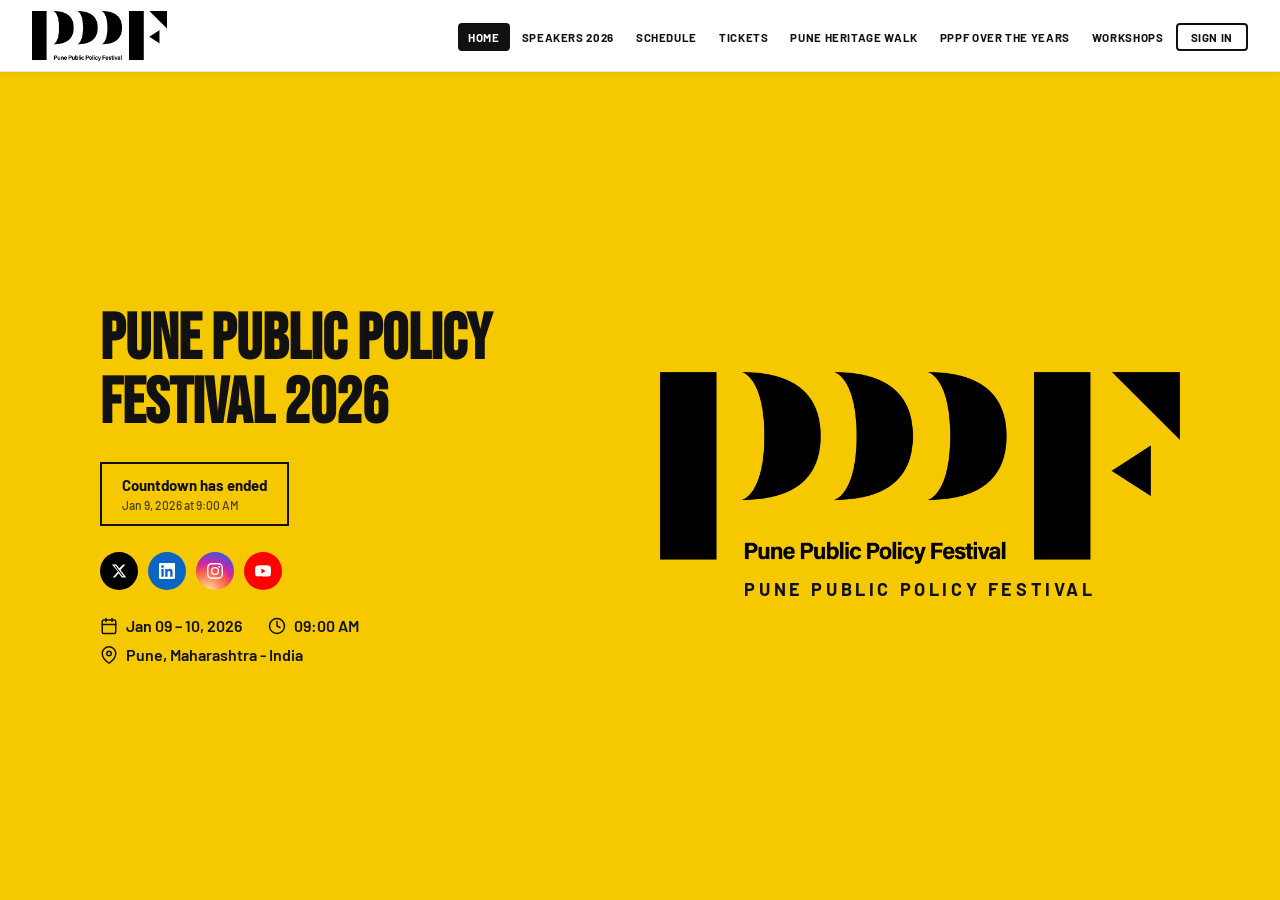
<file: ppp.html>
<!DOCTYPE html>
<html lang="en">
<head>
  <meta charset="UTF-8" />
  <meta name="viewport" content="width=device-width, initial-scale=1.0"/>
  <title>Pune Public Policy Festival 2026</title>
  <link rel="preconnect" href="https://fonts.googleapis.com">
  <link href="https://fonts.googleapis.com/css2?family=Bebas+Neue&family=Barlow:wght@400;500;600;700;800&display=swap" rel="stylesheet">
  <style>
    *, *::before, *::after { box-sizing: border-box; margin: 0; padding: 0; }

    :root {
      --yellow: #F5C800;
      --black:  #111111;
      --white:  #ffffff;
      --nav-h:  72px;
    }

    html, body {
      width: 100%;
      overflow-x: hidden;
    }

    body {
      font-family: 'Barlow', sans-serif;
      background: var(--white);
      color: var(--black);
    }

    /* ════════════════ NAV ════════════════ */
    nav.topnav {
      position: sticky;
      top: 0;
      z-index: 200;
      background: var(--white);
      height: var(--nav-h);
      display: flex;
      align-items: center;
      justify-content: space-between;
      padding: 0 32px;
      border-bottom: 1.5px solid #e5e5e5;
      box-shadow: 0 1px 6px rgba(0,0,0,.07);
      width: 100%;
    }

    .logo {
      display: flex;
      align-items: center;
      gap: 8px;
      text-decoration: none;
      flex-shrink: 0;
    }
    .logo-wordmark {
      font-family: 'Bebas Neue', sans-serif;
      font-size: 34px;
      color: var(--black);
      line-height: 1;
      letter-spacing: 1px;
    }
    .logo-tagline {
      font-size: 8px;
      font-weight: 700;
      letter-spacing: .07em;
      text-transform: uppercase;
      line-height: 1.45;
      color: var(--black);
      max-width: 68px;
    }

    /* Desktop nav links */
    .nav-links {
      display: flex;
      align-items: center;
      gap: 2px;
      list-style: none;
      flex-shrink: 0;
    }
    .nav-links a {
      text-decoration: none;
      font-size: 11.5px;
      font-weight: 700;
      letter-spacing: .055em;
      text-transform: uppercase;
      color: var(--black);
      padding: 7px 10px;
      border-radius: 4px;
      white-space: nowrap;
      transition: background .15s;
    }
    .nav-links a:hover              { background: #f2f2f2; }
    .nav-links li.active a          { background: var(--black); color: var(--white); }
    .nav-links li.signin a          { border: 2px solid var(--black); padding: 5px 13px; }
    .nav-links li.signin a:hover    { background: var(--black); color: var(--white); }

    /* Hamburger */
    .hamburger {
      display: none;
      flex-direction: column;
      gap: 5px;
      background: none;
      border: none;
      cursor: pointer;
      padding: 6px;
      flex-shrink: 0;
    }
    .hamburger span {
      display: block;
      width: 24px; height: 2.5px;
      background: var(--black);
      border-radius: 2px;
      transition: transform .28s, opacity .28s;
    }
    .hamburger.open span:nth-child(1) { transform: translateY(7.5px) rotate(45deg); }
    .hamburger.open span:nth-child(2) { opacity: 0; }
    .hamburger.open span:nth-child(3) { transform: translateY(-7.5px) rotate(-45deg); }

    /* Mobile drawer */
    .mob-menu {
      display: none;
      position: fixed;
      top: var(--nav-h);
      left: 0; right: 0;
      background: var(--white);
      border-bottom: 3px solid var(--yellow);
      z-index: 199;
      flex-direction: column;
      padding: 6px 20px 20px;
      box-shadow: 0 8px 28px rgba(0,0,0,.13);
    }
    .mob-menu.open { display: flex; }
    .mob-menu a {
      text-decoration: none;
      font-size: 13px;
      font-weight: 700;
      letter-spacing: .06em;
      text-transform: uppercase;
      color: var(--black);
      padding: 12px 4px;
      border-bottom: 1px solid #ececec;
      transition: opacity .15s;
    }
    .mob-menu a:hover { opacity: .55; }
    .mob-menu .m-signin {
      margin-top: 12px;
      text-align: center;
      border: 2px solid var(--black);
      padding: 10px;
      border-radius: 4px;
    }

    /* ════════════════ HERO ════════════════ */
    .hero {
      background: var(--yellow);
      min-height: calc(100vh - var(--nav-h));
      display: grid;
      grid-template-columns: 1fr 1fr;
      align-items: center;
      padding: 60px 80px;
      gap: 40px;
      width: 100%;
    }

    /* LEFT COLUMN */
    .hero-left {
      display: flex;
      flex-direction: column;
      gap: 26px;
      min-width: 0; /* prevent overflow */
    }

    .hero-title {
      font-family: 'Bebas Neue', sans-serif;
      font-size: clamp(36px, 5vw, 82px);
      line-height: 1.0;
      color: var(--black);
      word-break: break-word;
    }

    .countdown-box {
      display: inline-flex;
      flex-direction: column;
      border: 2px solid var(--black);
      padding: 12px 20px;
      width: fit-content;
      gap: 4px;
    }
    .cd-label { font-size: 15px; font-weight: 700; }
    .cd-date  { font-size: 12px; font-weight: 500; opacity: .75; }

    .socials {
      display: flex;
      gap: 10px;
      align-items: center;
      flex-wrap: wrap;
    }
    .soc-btn {
      width: 38px; height: 38px;
      border-radius: 50%;
      display: flex; align-items: center; justify-content: center;
      text-decoration: none;
      flex-shrink: 0;
      transition: transform .18s, filter .18s;
    }
    .soc-btn:hover { transform: scale(1.1); filter: brightness(.82); }
    .soc-btn svg   { width: 16px; height: 16px; fill: #fff; }
    .soc-x  { background: #000; }
    .soc-li { background: #0A66C2; }
    .soc-ig { background: radial-gradient(circle at 30% 107%, #fdf497 0%, #fd5949 45%, #d6249f 60%, #285AEB 90%); }
    .soc-yt { background: #FF0000; }

    .meta-list { display: flex; flex-direction: column; gap: 10px; }
    .meta-row  {
      display: flex;
      align-items: center;
      gap: 8px;
      font-size: 16px;
      font-weight: 600;
      flex-wrap: wrap;
      min-width: 0;
    }
    .meta-row svg {
      width: 18px; height: 18px; flex-shrink: 0;
      stroke: var(--black); fill: none;
      stroke-width: 2; stroke-linecap: round; stroke-linejoin: round;
    }
    .sep { opacity: .4; margin: 0 2px; font-weight: 400; }

    /* RIGHT COLUMN */
    .hero-right {
      display: flex;
      align-items: center;
      justify-content: center;
      min-width: 0;
    }

    .logo-stack {
      width: 100%;
      max-width: 520px;
      display: flex;
      flex-direction: column;
      align-items: center;
      gap: 14px;
    }

    /* The image (when user places their img) */
    .logo-stack img {
      width: 100%;
      height: auto;
      display: block;
      object-fit: contain;
    }

    /* SVG fallback logo */
    .pppf-svg {
      width: 100%;
      height: auto;
      display: block;
    }

    .pppf-caption {
      font-size: clamp(10px, 1.5vw, 18px);
      font-weight: 700;
      letter-spacing: .2em;
      text-transform: uppercase;
      color: var(--black);
      text-align: center;
    }

    /* ════════════════════════════════════
       RESPONSIVE BREAKPOINTS
    ════════════════════════════════════ */

    /* Large desktop: ≥1200px — full layout, generous spacing */
    @media (min-width: 1200px) {
      .hero { padding: 70px 100px; }
    }

    /* Medium desktop / laptop: 1025px–1199px */
    @media (max-width: 1199px) {
      .hero { padding: 56px 60px; gap: 32px; }
    }

    /* Small desktop / large tablet landscape: 901px–1024px */
    @media (max-width: 1024px) {
      nav.topnav { padding: 0 20px; }
      .nav-links a { font-size: 11px; padding: 7px 8px; }
      .hero { padding: 48px 40px; gap: 28px; }
    }

    /* Tablet portrait & small laptop: ≤900px — switch to single column */
    @media (max-width: 900px) {
      .nav-links  { display: none; }
      .hamburger  { display: flex; }

      .hero {
        grid-template-columns: 1fr;
        grid-template-rows: auto auto;
        min-height: unset;
        padding: 40px 32px 56px;
        gap: 36px;
      }
      /* Logo on top, content below */
      .hero-right { order: -1; }
      .logo-stack {
        max-width: 340px;
        margin: 0 auto;
      }
      .hero-title { font-size: clamp(38px, 8vw, 68px); }
    }

    /* Large phone: ≤600px */
    @media (max-width: 600px) {
      :root { --nav-h: 60px; }
      nav.topnav { padding: 0 16px; }
      .logo-wordmark { font-size: 28px; }
      .logo-tagline  { font-size: 7px; max-width: 60px; }

      .hero {
        padding: 28px 16px 48px;
        gap: 28px;
      }
      .hero-title { font-size: clamp(34px, 9.5vw, 54px); }

      .countdown-box { padding: 10px 16px; }
      .cd-label { font-size: 14px; }
      .cd-date  { font-size: 12px; }

      .meta-row { font-size: 14px; gap: 6px; }
      .meta-row svg { width: 16px; height: 16px; }

      .logo-stack { max-width: 260px; }
      .pppf-caption { font-size: 10px; letter-spacing: .15em; }
    }

    /* Small phone: ≤420px */
    @media (max-width: 420px) {
      :root { --nav-h: 56px; }
      nav.topnav { padding: 0 12px; }
      .logo-wordmark { font-size: 26px; }

      .hero { padding: 24px 14px 40px; gap: 24px; }
      .hero-title { font-size: clamp(30px, 10vw, 46px); }

      .logo-stack { max-width: 220px; }

      .soc-btn { width: 34px; height: 34px; }
      .soc-btn svg { width: 14px; height: 14px; }
    }

    /* Extra small: ≤320px */
    @media (max-width: 320px) {
      .hero { padding: 20px 12px 36px; }
      .hero-title { font-size: 30px; }
      .logo-stack { max-width: 190px; }
      .logo-wordmark { font-size: 22px; }
      .logo-tagline { display: none; }
    }
  </style>
</head>
<body>

<!-- ═══ NAVBAR ═══ -->
<nav class="topnav">
  <a class="logo" href="#">
    <img src="./assets/img/preview.png" style="height: 50px;">
  </a>

  <ul class="nav-links">
    <li class="active"><a href="#">Home</a></li>
    <li><a href="#">Speakers 2026</a></li>
    <li><a href="#">Schedule</a></li>
    <li><a href="#">Tickets</a></li>
    <li><a href="#">Pune Heritage Walk</a></li>
    <li><a href="#">PPPF Over the Years</a></li>
    <li><a href="#">Workshops</a></li>
    <li class="signin"><a href="#">Sign In</a></li>
  </ul>

  <button class="hamburger" id="ham" aria-label="Open menu">
    <span></span><span></span><span></span>
  </button>
</nav>

<!-- Mobile Drawer -->
<div class="mob-menu" id="mob" role="navigation">
  <a href="#" class="active">Home</a>
  <a href="#">Speakers 2026</a>
  <a href="#">Schedule</a>
  <a href="#">Tickets</a>
  <a href="#">Pune Heritage Walk</a>
  <a href="#">PPPF Over the Years</a>
  <a href="#">Workshops</a>
  <a href="#" class="m-signin">Sign In</a>
</div>

<!-- ═══ HERO ═══ -->
<section class="hero">

  <!-- LEFT: text content -->
  <div class="hero-left">

    <h1 class="hero-title">Pune Public Policy<br>Festival 2026</h1>

    <div class="countdown-box">
      <span class="cd-label">Countdown has ended</span>
      <span class="cd-date">Jan 9, 2026 at 9:00 AM</span>
    </div>

    <div class="socials">
      <!-- X / Twitter -->
      <a href="#" class="soc-btn soc-x" aria-label="X (Twitter)">
        <svg viewBox="0 0 24 24"><path d="M18.244 2.25h3.308l-7.227 8.26 8.502 11.24H16.17l-4.714-6.231-5.401 6.231H2.744l7.732-8.854L1.254 2.25H8.08l4.26 5.632 5.904-5.632Zm-1.161 17.52h1.833L7.084 4.126H5.117z"/></svg>
      </a>
      <!-- LinkedIn -->
      <a href="#" class="soc-btn soc-li" aria-label="LinkedIn">
        <svg viewBox="0 0 24 24"><path d="M20.447 20.452h-3.554v-5.569c0-1.328-.027-3.037-1.852-3.037-1.853 0-2.136 1.445-2.136 2.939v5.667H9.351V9h3.414v1.561h.046c.477-.9 1.637-1.85 3.37-1.85 3.601 0 4.267 2.37 4.267 5.455v6.286zM5.337 7.433a2.062 2.062 0 0 1-2.063-2.065 2.064 2.064 0 1 1 2.063 2.065zm1.782 13.019H3.555V9h3.564v11.452zM22.225 0H1.771C.792 0 0 .774 0 1.729v20.542C0 23.227.792 24 1.771 24h20.451C23.2 24 24 23.227 24 22.271V1.729C24 .774 23.2 0 22.222 0h.003z"/></svg>
      </a>
      <!-- Instagram -->
      <a href="#" class="soc-btn soc-ig" aria-label="Instagram">
        <svg viewBox="0 0 24 24"><path d="M12 2.163c3.204 0 3.584.012 4.85.07 3.252.148 4.771 1.691 4.919 4.919.058 1.265.069 1.645.069 4.849 0 3.205-.012 3.584-.069 4.849-.149 3.225-1.664 4.771-4.919 4.919-1.266.058-1.644.07-4.85.07-3.204 0-3.584-.012-4.849-.07-3.26-.149-4.771-1.699-4.919-4.92-.058-1.265-.07-1.644-.07-4.849 0-3.204.013-3.583.07-4.849.149-3.227 1.664-4.771 4.919-4.919 1.266-.057 1.645-.069 4.849-.069zm0-2.163c-3.259 0-3.667.014-4.947.072-4.358.2-6.78 2.618-6.98 6.98-.059 1.281-.073 1.689-.073 4.948 0 3.259.014 3.668.072 4.948.2 4.358 2.618 6.78 6.98 6.98 1.281.058 1.689.072 4.948.072 3.259 0 3.668-.014 4.948-.072 4.354-.2 6.782-2.618 6.979-6.98.059-1.28.073-1.689.073-4.948 0-3.259-.014-3.667-.072-4.947-.196-4.354-2.617-6.78-6.979-6.98-1.281-.059-1.69-.073-4.949-.073zm0 5.838a6.162 6.162 0 1 0 0 12.324 6.162 6.162 0 0 0 0-12.324zM12 16a4 4 0 1 1 0-8 4 4 0 0 1 0 8zm6.406-11.845a1.44 1.44 0 1 0 0 2.881 1.44 1.44 0 0 0 0-2.881z"/></svg>
      </a>
      <!-- YouTube -->
      <a href="#" class="soc-btn soc-yt" aria-label="YouTube">
        <svg viewBox="0 0 24 24"><path d="M23.498 6.186a3.016 3.016 0 0 0-2.122-2.136C19.505 3.545 12 3.545 12 3.545s-7.505 0-9.377.505A3.017 3.017 0 0 0 .502 6.186C0 8.07 0 12 0 12s0 3.93.502 5.814a3.016 3.016 0 0 0 2.122 2.136c1.871.505 9.376.505 9.376.505s7.505 0 9.377-.505a3.015 3.015 0 0 0 2.122-2.136C24 15.93 24 12 24 12s0-3.93-.502-5.814zM9.545 15.568V8.432L15.818 12l-6.273 3.568z"/></svg>
      </a>
    </div>

    <div class="meta-list">
      <div class="meta-row">
        <!-- Calendar -->
        <svg viewBox="0 0 24 24"><rect x="3" y="4" width="18" height="18" rx="2"/><line x1="16" y1="2" x2="16" y2="6"/><line x1="8" y1="2" x2="8" y2="6"/><line x1="3" y1="10" x2="21" y2="10"/></svg>
        Jan 09 – 10, 2026
        <span class="sep">&nbsp;&nbsp;</span>
        <!-- Clock -->
        <svg viewBox="0 0 24 24"><circle cx="12" cy="12" r="10"/><polyline points="12 6 12 12 16 14"/></svg>
        09:00 AM
      </div>
      <div class="meta-row">
        <!-- Pin -->
        <svg viewBox="0 0 24 24"><path d="M21 10c0 7-9 13-9 13S3 17 3 10a9 9 0 0 1 18 0z"/><circle cx="12" cy="10" r="3"/></svg>
        Pune, Maharashtra - India
      </div>
    </div>

  </div><!-- /hero-left -->

  <!-- RIGHT: PPPF Logo -->
  <div class="hero-right">
    <div class="logo-stack">

      
   <img src="./assets/img/preview.png" alt="PPPF Logo">
      
      <p class="pppf-caption">Pune Public Policy Festival</p>
    </div>
  </div>

</section>

<script>
  const ham = document.getElementById('ham');
  const mob = document.getElementById('mob');

  ham.addEventListener('click', () => {
    const open = ham.classList.toggle('open');
    mob.classList.toggle('open', open);
    ham.setAttribute('aria-label', open ? 'Close menu' : 'Open menu');
  });

  // Close on any link click
  mob.querySelectorAll('a').forEach(a => {
    a.addEventListener('click', () => {
      ham.classList.remove('open');
      mob.classList.remove('open');
      ham.setAttribute('aria-label', 'Open menu');
    });
  });

  // Close on outside click
  document.addEventListener('click', e => {
    if (!ham.contains(e.target) && !mob.contains(e.target)) {
      ham.classList.remove('open');
      mob.classList.remove('open');
    }
  });
</script>
</body>
</html>
</file>
<file: assets/css/style.css>
/* ═══════════════════════════════════════════════
   BEETSL — Fully Responsive CSS
   Breakpoints: 480px | 576px | 768px | 992px | 1200px
═══════════════════════════════════════════════ */

/* ── RESET & BASE ── */
*, *::before, *::after { box-sizing: border-box; margin: 0; padding: 0; }
html { scroll-behavior: smooth; }
body {
  font-family: 'Inter', sans-serif;
  overflow-x: hidden;
  width: 100%;
  font-weight: 400;
}

h1, h2, h3, h4, h5 {
  font-family: 'Poppins', sans-serif;
  font-weight: 700;
}

img { max-width: 100%; height: auto; display: block; }

/* ── CSS VARIABLES ── */
:root {
  --purple: #b51733;
  --purple-dark: #7c3aed;
  --purple-deep: #9333ea;
  --dark: #1a1a2e;
  --orange: #f97316;
  --bg-light: #f9f6ff;
  --bg-lavender: #f0eaff;
}

/* ══════════════════════════════════
   TOP BAR
══════════════════════════════════ */
.top-bar {
  background: oklch(0.95 0.01 0);
  color: black;
  font-size: 13px;
  padding: 10px 0;
}
.top-bar i { color: #b51733; margin-right: 5px; }
.top-bar a { color: #050000; text-decoration: none; }
.top-bar .addr { font-size: 12px; }

/* ══════════════════════════════════
   NAVBAR
══════════════════════════════════ */

  /* background: transparent;
  box-shadow: none;
  padding: 14px 0;
  position: sticky;
  top: 0;
  z-index: 1000;
  transition: background .3s, box-shadow .3s; */
  .navbar {
  background: transparent;
  box-shadow: none;

  height: 72px; /*  exact clean height */
  padding: 0;   /*  remove extra padding */

  display: flex;
  align-items: center;

  position: sticky;
  top: 0;
  z-index: 1000;

  transition: background .3s, box-shadow .3s;
}
.navbar .container {
  height: 100%;
  display: flex;
  align-items: center;
}

.navbar.scrolled {
  background: #fff !important;
  box-shadow: 0 2px 12px rgba(0,0,0,.08);
}
.brand-logo {
  display: flex;
  align-items: center;
  gap: 8px;
  text-decoration: none;
}
.brand-logo img {
  height: 36px;
  width: auto;
}
.nav-link {
  font-weight: 500;
  font-size: 14px;
  padding: 0 12px !important; /* 👈 tighter spacing */
  line-height: 72px; /* vertical alignment */
}
.nav-link:hover, .nav-link.active { color: #b51733 !important; }
.nav-link.active { position: relative; }
.nav-link.active::after {
  content: '';
  position: absolute;
  bottom: 0; left: 14px; right: 14px;
  height: 2px;
  background: #b51733;
  border-radius: 2px;
}
.dropdown-menu {
  border: none;
  box-shadow: 0 8px 30px rgba(0,0,0,.12);
  border-radius: 12px;
  padding: 10px;
  min-width: 210px;
}
.dropdown-item {
  border-radius: 8px;
  font-size: 14px;
  font-family: 'Poppins', sans-serif;
  padding: 9px 16px;
  color: #333;
}
.dropdown-item:hover { background: #f5f0ff; color: #b51733; }

/* .btn-nav-login {
  border: 1.5px solid var(--dark);
  color: var(--dark);
  border-radius: 8px;
  padding: 8px 26px;
  font-weight: 600;
  background: transparent;
  font-size: 14px;
  transition: all .2s;
  font-family: 'Poppins', sans-serif;
  cursor: pointer;
}
.btn-nav-login:hover { background: var(--dark); color: #fff; } */

.btn-nav-reg {
  background: black;
  color: #fff;
  border: none;
  border-radius: 8px;

  font-weight: 600;
 padding: 6px 18px;
  font-size: 13px;
  transition: all .2s;
  font-family: 'Poppins', sans-serif;
  cursor: pointer;
}
.btn-nav-reg:hover { background: #b51834; }
/* ── Mobile nav: float OVER content instead of pushing it down ── */
@media (max-width: 991px) {

  /* Make navbar a positioning anchor */
  .navbar {
    position: sticky;   /* already set — just keep it */
    overflow: visible;  /* allow the dropdown to escape */
  }

  /* Float the open menu over the page */
  .navbar-collapse.show,
  .navbar-collapse.collapsing {
    position: absolute;
    top: 60px;          /* match your navbar height */
    left: 0;
    right: 0;
    background: #fff;
    z-index: 1001;
    padding: 0.75rem 1.25rem 1.25rem;
    box-shadow: 0 12px 32px rgba(0, 0, 0, 0.12);
    border-top: 1px solid #f0f0f0;
    border-radius: 0 0 12px 12px;
  }

  /* Give navbar a containing block so absolute child is positioned inside it */
  .navbar .container {
    position: relative;
  }
}
/* ══════════════════════════════════
   HERO SECTION
══════════════════════════════════ */
.hero-section {
  background: linear-gradient(135deg, #f9f0ff 0%, #f0e6ff 20%, #ede0ff 40%, #f5ecff 70%, #fff0f9 100%);
  position: relative;
  overflow: hidden;

  /* Responsive UiPath-style height */
  height: clamp(520px, 80vh, 620px);

  display: flex;
  align-items: center;
  padding: 0;
}
.hero-section::before {
  content: '';
  position: absolute;
  inset: 0;
  background-image: radial-gradient(rgba(168,85,247,.18) 1px, transparent 1px);
  background-size: 30px 30px;
  pointer-events: none;
}
.hero-blob {
  position: absolute;
  right: -60px;
  top: 50%;
  transform: translateY(-50%);
  width: 580px;
  height: 580px;
  background: radial-gradient(circle, rgba(168,85,247,.22) 0%, rgba(220,120,255,.1) 50%, transparent 72%);
  border-radius: 50%;
  pointer-events: none;
}
.deco-lines {
  position: absolute;
  right: 28%;
  top: 6%;
  pointer-events: none;
  opacity: .55;
}
.spin-ring {
  position: absolute;
  right: 32%; top: 12%;
  width: 110px; height: 110px;
  border: 2px dashed rgba(168,85,247,.4);
  border-radius: 50%;
  animation: spin 22s linear infinite;
  pointer-events: none;
}
@keyframes spin { to { transform: rotate(360deg); } }
.inner-ring {
  position: absolute;
  right: 34%; top: 18%;
  width: 50px; height: 50px;
  border: 2px solid rgba(168,85,247,.18);
  border-radius: 50%;
  pointer-events: none;
}
.hero-star {
  position: absolute;
  right: 35%; top: 18%;
  font-size: 28px;
  color: #6d28d9;
  animation: pulse 2.5s ease-in-out infinite;
  pointer-events: none;
}
@keyframes pulse {
  0%, 100% { transform: scale(1); opacity: .6; }
  50% { transform: scale(1.3); opacity: 1; }
}
.star-bl {
  position: absolute;
  right: 16%; bottom: 26%;
  font-size: 22px;
  color: #f97316;
  opacity: .7;
  animation: pulse 3s ease-in-out infinite reverse;
  pointer-events: none;
}

.hero-left {
  position: relative;
  z-index: 2;
  padding-bottom: 0;
}
.person-wrap img {
  height: 100%;
  max-height: 540px;
  width: auto;
  object-fit: contain;
}
.hero-left h1 {
  font-size: clamp(2.1rem, 4.5vw, 3.5rem);
  font-weight: 700;
  line-height: 1.13;
  color: var(--dark);
  letter-spacing: -0.5px;
}
.h1-enhance { font-weight: 700; }
.h1-your { color: #b51733; font-weight: 700; }
.h1-creativity {
  color: #b51733;
  font-weight: 700;
  position: relative;
  display: inline-block;
}
.h1-creativity::after {
  content: '';
  position: absolute;
  bottom: -6px; left: 0;
  width: 100%; height: 3.5px;
  background: linear-gradient(90deg, var(--dark) 10%, #b51733);
  border-radius: 3px;
}
.hero-para {
  font-size: 15px;
  color: #555;
  line-height: 1.8;
  max-width: 490px;
  margin: 24px 0 34px;
  font-family: 'Inter', sans-serif;
  font-weight: 400;
}

.btn-enroll {
  background: linear-gradient(135deg, #ff6b35, var(--orange));
  color: #fff;
  border: none;
  padding: 14px 30px;
  border-radius: 50px;
  font-weight: 700;
  font-size: 15px;
  display: inline-flex;
  align-items: center;
  gap: 9px;
  box-shadow: 0 6px 22px rgba(249,115,22,.4);
  text-decoration: none;
  font-family: 'Poppins', sans-serif;
  transition: all .25s;
  cursor: pointer;
}
.btn-enroll:hover {
  transform: translateY(-3px);
  box-shadow: 0 10px 28px rgba(249,115,22,.5);
  color: #fff;
}
.btn-pill-outline {
  background: #fff;
  color: #333;
  border: 1.5px solid #ddd;
  padding: 13px 20px;
  border-radius: 50px;
  font-weight: 600;
  font-size: 14px;
  display: inline-flex;
  align-items: center;
  gap: 7px;
  text-decoration: none;
  font-family: 'Poppins', sans-serif;
  transition: all .25s;
  cursor: pointer;
}
.btn-pill-outline:hover {
  border-color: #b51733;
  color: #b51733;
  transform: translateY(-2px);
}

/* Hero Right */
.hero-right { position: relative; z-index: 2; }
.person-wrap { position: relative; display: flex; justify-content: center; align-items: flex-end; }

/* Floating badges */
.badge-1000 {
  position: absolute;
  right: -10px; top: 22%;
  background: #fff;
  border-radius: 18px;
  padding: 16px 20px 16px 16px;
  box-shadow: 0 8px 32px rgba(0,0,0,.13);
  display: flex;
  align-items: center;
  gap: 14px;
  z-index: 10;
  animation: floatY 3s ease-in-out infinite;
}
@keyframes floatY {
  0%, 100% { transform: translateY(0); }
  50% { transform: translateY(-10px); }
}
.av-wrap { display: flex; }
.av-item {
  width: 38px; height: 38px;
  border-radius: 50%;
  border: 2.5px solid #fff;
  margin-left: -10px;
  display: flex;
  align-items: center;
  justify-content: center;
  font-size: 16px;
  font-weight: 700;
  overflow: hidden;
  background: #eee;
}
.av-item:first-child { margin-left: 0; }
.av-item img, .bs-av img { width: 100%; height: 100%; object-fit: cover; }
.badge-count {
  font-size: 22px;
  font-weight: 700;
  color: #b51733;
  display: block;
  line-height: 1.1;
}
.badge-label { font-size: 12px; color: #777; font-weight: 500; }

.badge-student {
  position: absolute;
  left: -10px; bottom: 30%;
  background: #fff;
  border-radius: 14px;
  padding: 14px 18px;
  box-shadow: 0 8px 28px rgba(0,0,0,.12);
  z-index: 10;
  animation: floatY 3.5s ease-in-out infinite reverse;
}
.bs-inner { display: flex; align-items: center; gap: 12px; }
.bs-av {
  width: 44px; height: 44px;
  border-radius: 50%;
  overflow: hidden;
  background: linear-gradient(135deg, #fbbf24, #f59e0b);
  display: flex;
  align-items: center;
  justify-content: center;
  font-size: 20px;
  border: 2.5px solid #fff;
  box-shadow: 0 4px 12px rgba(0,0,0,.12);
}
.bs-label { font-size: 11px; color: #999; font-weight: 500; }
.bs-name { font-weight: 700; font-size: 14px; color: var(--dark); }
.bs-stars { color: #f59e0b; font-size: 13px; }

/* ══════════════════════════════════
   SEARCH SECTION
══════════════════════════════════ */
.search-section {
  background: linear-gradient(135deg, #f0eaff, #ede9fe 40%, #f8f5ff 100%);
  padding: 32px 0 48px;
  position: relative;
}
.search-section::before {
  content: '';
  position: absolute;
  inset: 0;
  background-image: radial-gradient(rgba(168,85,247,.12) 1px, transparent 1px);
  background-size: 28px 28px;
  pointer-events: none;
}
.search-box {
  background: #fff;
  border-radius: 14px;
  box-shadow: 0 4px 24px rgba(0,0,0,.09);
  display: flex;
  align-items: stretch;
  overflow: hidden;
  max-width: 900px;
  margin: 0 auto;
  position: relative;
  z-index: 1;
}
.s-select {
  border: none;
  outline: none;
  padding: 0 38px 0 18px;
  font-size: 15px;
  font-weight: 500;
  color: #333;
  font-family: 'Poppins', sans-serif;
  min-width: 185px;
  border-right: 1.5px solid #f0f0f0;
  -webkit-appearance: none;
  appearance: none;
  background: #fff url("data:image/svg+xml,%3Csvg xmlns='http://www.w3.org/2000/svg' width='11' height='7'%3E%3Cpath d='M1 1l4.5 4.5L10 1' stroke='%23999' stroke-width='1.5' fill='none' stroke-linecap='round'/%3E%3C/svg%3E") no-repeat calc(100% - 12px) center;
  cursor: pointer;
}
.s-input {
  flex: 1;
  border: none;
  outline: none;
  padding: 18px;
  font-size: 15px;
  font-family: 'Poppins', sans-serif;
  color: #333;
}
.s-input::placeholder { color: #bbb; }
.s-btn {
  background: #b51733;
  color: #fff;
  border: none;
  padding: 0 42px;
  font-weight: 700;
  font-size: 15px;
  font-family: 'Poppins', sans-serif;
  transition: background .2s;
  white-space: nowrap;
  cursor: pointer;
}
.s-btn:hover { background: var(--purple-deep); }

.cat-wrap {
  display: flex;
  flex-wrap: wrap;
  gap: 10px;
  justify-content: center;
  margin-top: 22px;
  position: relative;
  z-index: 1;
}
.c-tag {
  background: transparent;
  border: 1.5px solid #ddd;
  color: #555;
  padding: 8px 22px;
  border-radius: 50px;
  font-size: 13px;
  font-weight: 500;
  cursor: pointer;
  transition: all .2s;
  font-family: 'Poppins', sans-serif;
}
.c-tag:hover, .c-tag.on {
  border-color: #b51733;
  color: #b51733;
  background: #f5f0ff;
}

/* ══════════════════════════════════
   TICKER
══════════════════════════════════ */
.ticker {
  background: linear-gradient(90deg, var(--dark), #3b1f6b 50%, var(--dark));
  padding: 18px 0;
  overflow: hidden;
}
.ticker-track {
  display: flex;
  width: max-content;
  animation: tick 26s linear infinite;
}
@keyframes tick { to { transform: translateX(-50%); } }
.t-item {
  display: flex;
  align-items: center;
  gap: 14px;
  padding: 0 30px;
  white-space: nowrap;
  color: #fff;
  font-size: 15px;
  font-weight: 700;
}
.t-x {
  width: 26px; height: 26px;
  background: rgba(168,85,247,.28);
  border-radius: 6px;
  display: flex;
  align-items: center;
  justify-content: center;
  color: #d8b4fe;
  font-size: 12px;
  font-weight: 900;
}
.t-star { color: #b51733; font-size: 18px; }

/* ══════════════════════════════════
   GLOBAL IMPACT (COMPANIES)
══════════════════════════════════ */
.gi-section {
  background: #0d0d0d;
  padding: 80px 0 60px;
  overflow: hidden;
  position: relative;
}
.gi-section::before {
  content: '';
  position: absolute;
  inset: 0;
  background-image:
    linear-gradient(rgba(255,255,255,.022) 1px, transparent 1px),
    linear-gradient(90deg, rgba(255,255,255,.022) 1px, transparent 1px);
  background-size: 60px 60px;
  pointer-events: none;
}
.gi-tag {
  display: inline-flex;
  align-items: center;
  gap: 8px;
  font-size: 12px;
  font-weight: 700;
  letter-spacing: 3px;
  text-transform: uppercase;
  color: #f97316;
  margin-bottom: 20px;
}
.gi-title {
  font-size: 56px;
  font-weight: 625px;
  color: #fff;
  line-height: 1.2;
  margin-bottom: 16px;
}
.gi-title .hi { color: #b51733 }
.gi-subtitle {
  font-size: 15px;
  color: rgba(255,255,255,.42);
  max-width: 520px;
  margin: 0 auto;
  line-height: 1.7;
}

/* Marquee rows */
.gi-marquee-wrap { margin-top: 52px; position: relative; }
.gi-fade-l, .gi-fade-r {
  position: absolute;
  top: 0; bottom: 0;
  width: 120px;
  pointer-events: none;
  z-index: 4;
}
.gi-fade-l { left: 0; background: linear-gradient(90deg, #0d0d0d 30%, transparent); }
.gi-fade-r { right: 0; background: linear-gradient(-90deg, #0d0d0d 30%, transparent); }

.gi-lane {
  overflow: hidden;
  border-top: 1px solid rgba(255,255,255,.07);
}
.gi-lane:last-child { border-bottom: 1px solid rgba(255,255,255,.07); }
.gi-track { display: flex; width: max-content; will-change: transform; }
.gi-track.fwd  { animation: giScroll 30s linear infinite; }
.gi-track.rev  { animation: giScroll 36s linear infinite reverse; }
.gi-track.fwd2 { animation: giScroll 26s linear infinite; }
.gi-track.rev2 { animation: giScroll 32s linear infinite reverse; }
@keyframes giScroll { to { transform: translateX(-50%); } }

.gi-lane:hover .gi-track { animation-play-state: paused; }

.gi-logo {
  display: inline-flex;
  flex-direction: column;
  align-items: center;
  justify-content: center;
  min-width: 200px;
  height: 100px;
  padding: 0 32px;
  border-right: 1px solid rgba(255,255,255,.07);
  flex-shrink: 0;
  position: relative;
  transition: background .3s;
  cursor: default;
}
.gi-logo::after {
  content: '';
  position: absolute;
  inset: 0;
  background: rgba(255,255,255,0);
  transition: background .3s;
}
.gi-logo:hover::after { background: rgba(255,255,255,.04); }
.gi-logo:hover .ln { color: rgba(255,255,255,.95) !important; }

.ln {
  font-size: clamp(12px,1.3vw,15px);
  font-weight: 700;
  color: rgba(255,255,255,.55);
  white-space: nowrap;
  transition: color .3s;
  text-align: center;
  line-height: 1.3;
  position: relative;
  z-index: 1;
}
.ls {
  font-size: 8px;
  font-weight: 500;
  letter-spacing: 1px;
  color: rgba(255,255,255,.25);
  text-transform: uppercase;
  margin-top: 3px;
  position: relative;
  z-index: 1;
}
.ln.c { color: #b51733 } .ln.o { color: #f97316; } .ln.b { color: #60a5fa; }
.ln.p { color: #c084fc; } .ln.r { color: #f87171; } .ln.g { color: #4ade80; }
.ln.y { color: #facc15; } .ln.w { color: rgba(255,255,255,.75); }

/* ══════════════════════════════════
   CTA SECTION
══════════════════════════════════ */
.cta-section {
  /* background: linear-gradient(135deg, var(--dark), #4c1d95 50%, var(--purple-dark)); */
    background: #b51733;

  padding: 90px 0;
  position: relative;
  overflow: hidden;
  text-align: center;
}
.cta-section::before {
  content: '';
  position: absolute;
  width: 480px; height: 480px;
  /* background: rgba(168,85,247,.12); */
  border-radius: 50%;
  top: -180px; right: -80px;
}
.cta-section::after {
  content: '';
  position: absolute;
  width: 280px; height: 280px;
  /* background: rgba(168,85,247,.08); */
  border-radius: 50%;
  bottom: -110px; left: -50px;
}
.cta-section h2 {
  color: #fff;
  font-size: clamp(1.8rem, 3.5vw, 2.6rem);
  font-weight: 700;
  position: relative;
  z-index: 1;
}
.cta-section p {
  color: rgba(255,255,255,.7);
  font-size: 15px;
  max-width: 480px;
  margin: 14px auto 34px;
  position: relative;
  z-index: 1;
}
.btn-cta {
  background: #000000;
  color: #fff;
  border: none;
  padding: 16px 46px;
  border-radius: 50px;
  font-weight: 700;
  font-size: 16px;
  font-family: 'Poppins', sans-serif;
  box-shadow: 0 8px 24px rgba(249,115,22,.4);
  transition: all .25s;
  cursor: pointer;
  position: relative;
  z-index: 1;
}
.btn-cta:hover {
  transform: translateY(-3px);
  box-shadow: 0 12px 32px rgba(249,115,22,.5);
}

/* ══════════════════════════════════
   TESTIMONIALS — Fixed
   Fonts: Poppins (headings) · Inter (body)
══════════════════════════════════ */

:root {
  --bg:     #0d0d0d;
  --card:   #141414;
  --accent: #e87c3e;
  --accent2:#4f9cf9;
  --text:   #e8e8e8;
  --muted:  #666;
  --star:   #f5a623;
  --border: rgba(255,255,255,0.07);
}

/* ── Section wrapper ── */
.gi-section {
  background: var(--bg);
  width: 100%;
  overflow: hidden;
}

/* ── Section header ── */
.sec-head {
  padding: 72px 24px 48px;
  text-align: center;
}

.eyebrow {
  display: flex;
  align-items: center;
  justify-content: center;
  gap: 10px;
  margin-bottom: 14px;
}

.eyebrow span {
  font-family: 'Poppins', sans-serif;   /* Poppins for label */
  font-size: 12px;
  font-weight: 700;
  letter-spacing: 0.2em;
  text-transform: uppercase;
  color: #b51733;
}

.sec-head h2 {
  font-family: 'Poppins', sans-serif;   /* Poppins Bold heading */
  font-size: 56px;
  font-weight: 625;
  background:white ;
  -webkit-background-clip: text;
  -webkit-text-fill-color: transparent;
  background-clip: text;
  margin-bottom: 14px;
  line-height: 1.15;
}

.sub {
  font-family: 'Inter', sans-serif;     /* Inter for body */
  font-weight: 400;
  color: var(--muted);
  font-size: 15px;
  max-width: 570;
  margin: 0 auto;
  line-height: 1.75;
  text-align: center;
}

/* ── Columns outer ── */
.cols-outer {
  position: relative;
  padding: 0 24px;
  max-width: 1200px;
  margin: 0 auto;
}

/* Fade top & bottom */
.cols-outer::before,
.cols-outer::after {
  content: '';
  position: absolute;
  left: 0; right: 0;
  z-index: 2;
  pointer-events: none;
}
.cols-outer::before {
  top: 0;
  height: 60px;
  background: linear-gradient(to bottom, var(--bg), transparent);
}
.cols-outer::after {
  bottom: 0;
  height: 80px;
  background: linear-gradient(to top, var(--bg), transparent);
}

/* ── Scrolling columns ── */
.cols-wrap {
  display: grid;
  grid-template-columns: repeat(3, 1fr);
  gap: 20px;
  padding: 0 0 72px;
  height: 620px;
  overflow: hidden;
}

.col {
  display: flex;
  flex-direction: column;
  gap: 18px;
  will-change: transform;
}

/* ── Testimonial Card ── */
.tcard {
  background: var(--card);
  border: 1px solid var(--border);
  border-radius: 16px;
  padding: 22px 20px 18px;
  display: flex;
  flex-direction: column;
  gap: 12px;
  position: relative;
  overflow: hidden;
  flex-shrink: 0;
  transition: border-color 0.3s, box-shadow 0.3s;
}

.tcard::before {
  content: '';
  position: absolute;
  top: 0; left: 0; right: 0;
  height: 3px;
  background: linear-gradient(90deg, #b51733, black);
  opacity: 0;
  transition: opacity 0.3s;
}
.tcard:hover {
  border-color:#b51733;
  box-shadow: 0 16px 40px rgba(0,0,0,0.5);
}
.tcard:hover::before { opacity: 1; }

/* Big quote mark */
.big-q {
  position: absolute;
  top: 10px; right: 14px;
  font-size: 44px;
  font-family: Georgia, serif;
  color: rgba(255,255,255,0.035);
  line-height: 1;
  user-select: none;
}

/* Card header: avatar + name */
.ch { display: flex; align-items: center; gap: 11px; }

.av {
  width: 42px; height: 42px;
  border-radius: 50%;
  display: flex;
  align-items: center;
  justify-content: center;
  font-family: 'Poppins', sans-serif;   /* Poppins for initial */
  font-size: 16px;
  font-weight: 700;
  color: #fff;
  flex-shrink: 0;
  text-transform: uppercase;
}

.mt { flex: 1; min-width: 0; }

.nm {
  font-family: 'Poppins', sans-serif;   /* Poppins SemiBold for name */
  font-size: 13.5px;
  font-weight: 600;
  color: #fff;
  white-space: nowrap;
  overflow: hidden;
  text-overflow: ellipsis;
}

.co {
  font-family: 'Inter', sans-serif;     /* Inter for course label */
  font-size: 9.5px;
  font-weight: 600;
  letter-spacing: 0.14em;
  text-transform: uppercase;
  color: #b51733;
  margin-top: 2px;
}

.stars { display: flex; gap: 2px; margin-top: 4px; }
.star   { color: var(--star); font-size: 11px; }
.star.e { opacity: 0.25; }

/* Review body text — Inter */
.bt {
  font-family: 'Inter', sans-serif;
  font-size: 13px;
  font-weight: 400;
  line-height: 1.78;
  color: #aaa;
  font-style: italic;
}

/* Card footer */
.cf {
  display: flex;
  align-items: center;
  justify-content: space-between;
  border-top: 1px solid var(--border);
  padding-top: 10px;
}

.vf {
  font-family: 'Inter', sans-serif;
  font-size: 10.5px;
  font-weight: 500;
  color: #4caf50;
}

.sp { font-size: 12px; color: var(--muted); }


/* ════════════════════════════════
   RESPONSIVE
════════════════════════════════ */

/* Large tablet */
@media (max-width: 1024px) {
  .cols-wrap {
    height: 560px;
    gap: 16px;
  }
  .cols-outer { padding: 0 20px; }
}

/* Tablet — hide 3rd column */
@media (max-width: 768px) {
  .cols-wrap {
    grid-template-columns: repeat(2, 1fr);
    height: 520px;
    gap: 14px;
  }

  /* Hide 3rd column on tablet */
  .col:nth-child(3) { display: none; }

  .sec-head { padding: 48px 20px 32px; }
  .sec-head h2 { font-size: clamp(22px, 6vw, 34px); }
  .sub { font-size: 14px; }
}

/* Mobile — single column, static (no scroll animation) */
@media (max-width: 500px) {
  .cols-wrap {
    grid-template-columns: 1fr;
    height: auto;              /* let content breathe */
    overflow: visible;         /* show all cards */
    padding-bottom: 40px;
  }

  /* Show only first column on mobile, static */
  .col:nth-child(2),
  .col:nth-child(3) { display: none; }

  /* Stop animation on mobile */
  .col { transform: none !important; }

  /* Show only first set (not duplicates) */
  .col > .tcard:nth-child(n+6) { display: none; }

  .cols-outer::before,
  .cols-outer::after { display: none; }  /* no fade needed */

  .sec-head { padding: 40px 16px 24px; }
  .cols-outer { padding: 0 16px; }

  .tcard { padding: 18px 16px 14px; }
  .bt { font-size: 13px; }
  .nm { font-size: 13px; }
}

/* ══════════════════════════════════
   FOOTER
══════════════════════════════════ */
footer {
  background: #0d0d0d;
  color: #aaa; /* better visibility */
}
footer h5 {
  color: #fff;
  font-weight: 700;
  font-size: 16px;
  margin-bottom: 18px;
}
footer ul { list-style: none; padding: 0; margin: 0; }
footer ul li { margin-bottom: 10px; }
footer ul li a {
  color: #777;
  text-decoration: none;
  font-size: 14px;
  transition: color .2s;
}
footer ul li a:hover { color: #b51733; }
.f-brand { font-size: 22px; font-weight: 700; color: #fff; }
.f-brand span { color: #b51733; }
.f-desc {
  font-size: 12px;
  line-height: 1.8;
  margin: 12px 0 22px;
  max-width: 270px;
  color: #777;
}
.soc a {
  display: inline-flex;
  width: 38px; height: 38px;
  background: rgba(255,255,255,.06);
  border-radius: 50%;
  align-items: center;
  justify-content: center;
  color: #b51733;
  font-size: 15px;
  margin-right: 8px;
  transition: all .2s;
  text-decoration: none;
}
.soc a:hover { background: #b51733; color: #fff; transform: translateY(-2px); }
.f-hr { border-color: rgba(255,255,255,.07); margin: 36px 0 18px; }
.f-copy { font-size: 13px; color: #444; text-align: center; }

/* ══════════════════════════════════
   REVEAL ANIMATION
══════════════════════════════════ */
.rv { opacity: 0; transform: translateY(28px); transition: opacity .65s ease, transform .65s ease; }
.rv.show { opacity: 1; transform: none; }


/* ══════════════════════════════════════════════════
   RESPONSIVE BREAKPOINTS
══════════════════════════════════════════════════ */

/* ── ≤ 1199px (Large tablets / small desktops) ── */
@media (max-width: 1199px) {
  .hero-section { min-height: auto; }
  .hero-blob { width: 400px; height: 400px; }
  .badge-1000 { right: 0; }
  .badge-student { left: 0; }
  .gi-logo { min-width: 170px; padding: 0 24px; }
}

/* ── ≤ 991px (Tablets) ── */
@media (max-width: 991px) {

  .hero-section {
    height: auto;
    padding: 60px 0;
  }

  .hero-left {
    padding-bottom: 30px;
    text-align: center;
  }

  .hero-para {
    margin-left: auto;
    margin-right: auto;
  }

  .hero-left .d-flex {
    justify-content: center;
  }

  .hero-right {
    margin-top: 30px;
  }

  .person-wrap {
    margin-bottom: 40px;
  }
}
/* ── ≤ 767px (Mobile landscape / large phones) ── */
@media (max-width: 767px) {

  .hero-section {
    height: auto;
    padding: 50px 0 20px;
  }

  .hero-left h1 {
    font-size: clamp(1.7rem, 6vw, 2.2rem);
    text-align: center;
  }

  .hero-para {
    font-size: 14px;
    text-align: center;
  }

  .hero-left .d-flex {
    flex-direction: column;
    align-items: center;
    gap: 12px !important;
  }

  .person-wrap img {
    height: 300px;
  }
}

/* ── ≤ 480px (Small phones) ── */
@media (max-width: 480px) {
  .hero-left h1 {
    font-size: 1.55rem;
  }

  .hero-para {
    font-size: 13px;
  }

  .person-wrap img {
    height: 260px;
  }
}
/* ── ≤ 360px (Very small phones) ── */
@media (max-width: 360px) {
  .hero-left h1 { font-size: 1.35rem; }
  .btn-enroll, .btn-pill-outline { font-size: 12px; }
  .gi-logo { min-width: 100px; padding: 0 10px; }
  .ln { font-size: 11px; }
  .tcard { padding: 16px 14px 12px; }
}

/* ══════════════════════════════════
   UTILITY — touch devices
══════════════════════════════════ */
@media (hover: none) {
  .gi-lane:hover .gi-track { animation-play-state: running; }
  .col:hover { /* don't pause on touch */ }
  .f-card:hover { transform: none; }
  .c-card:hover { transform: none; box-shadow: 0 4px 20px rgba(0,0,0,.07); }
}

/* ══════════════════════════════════
   PRINT
══════════════════════════════════ */
@media print {
  .ticker, .gi-marquee-wrap, .badge-1000, .badge-student,
  .spin-ring, .inner-ring, .hero-star, .star-bl { display: none; }
  .hero-section { min-height: auto; }
  .rv { opacity: 1; transform: none; }
}


/* ── FABs ── */
.fab{
  position:fixed;right:20px;width:52px;height:52px;border-radius:50%;
  display:flex;align-items:center;justify-content:center;
  font-size:26px;cursor:pointer;z-index:200;transition:transform .2s;
}
.fab:hover{transform:scale(1.1);}
.fab-wa{bottom:80px;background:#25d366;box-shadow:0 4px 16px rgba(37,211,102,.5);}
.fab-up{bottom:20px;background:#b51733;font-size:18px;box-shadow:0 4px 14px rgba(139,0,0,.5);}

/* ── RESPONSIVE ── */
@media(max-width:1024px){
  .cards-grid{grid-template-columns:repeat(2,1fr);gap:18px;}
  .nav-links li:nth-child(n+5){display:none;}
}
@media(max-width:768px){
  nav{padding:0 18px;}
  .nav-links{display:none;}
  .cards-grid{grid-template-columns:repeat(2,1fr);gap:14px;}
}
@media(max-width:460px){
  .cards-grid{grid-template-columns:1fr;gap:14px;}
  .section{padding:36px 12px 56px;}
}

.hero-tag {
  display: inline-block;
  font-family: 'Inter', sans-serif;
  font-size: 11px;
  font-weight: 600;
  letter-spacing: 2px;
  text-transform: uppercase;

  /* background: #ff6b5c; */
  color: #0e0202;

  padding: 6px 12px;
  border-radius: 2px;

  margin-bottom: 18px;
}

.hero-circle {
  position: absolute;
  bottom: 40px;
  right: 120px;

  width: 110px;
  height: 110px;
  border-radius: 50%;

  background: #111;
  color: #fff;

  display: flex;
  align-items: center;
  justify-content: center;

  font-size: 10px;
  letter-spacing: 2px;
  text-align: center;

  z-index: 3;
}

/* rotating text */
.hero-circle span {
  position: absolute;
  width: 100%;
  height: 100%;

  display: flex;
  align-items: center;
  justify-content: center;

  animation: rotateText 10s linear infinite;
}

@keyframes rotateText {
  from { transform: rotate(0deg); }
  to { transform: rotate(360deg); }
}

/* center dot */
.hero-circle::after {
  content: '';
  width: 6px;
  height: 6px;
  /* background: #ff6b5c; */
  border-radius: 50%;
  position: absolute;
}

@media (max-width: 991px) {
  .hero-circle {
    display: none;
  }
}
@media (max-width: 991px) {
  .navbar {
    height: 60px;
  }

  .brand-logo img {
    height: 32px;
  }

  .nav-link {
    line-height: normal;
    padding: 10px 16px !important;
  }
}

.top-bar span {
  display: flex;
  align-items: center;
  gap: 6px;
}

/* enroll button */



/* Enroll button */
.btn-nav-reg {
  background: var(--text);
  color: black;
  border: none;
  padding: 10px 24px;
  font-size: 11px;
  letter-spacing: 0.14em;
  font-family: 'DM Sans', sans-serif;
  font-weight: 500;
  cursor: pointer;
  text-transform: uppercase;
  transition: background 0.2s;
  border-radius: 0;
}

.btn-nav-reg:hover { background:#A6192E ;  color: white;}

@media (max-width: 991px) {
  .navbar .container { height: auto; padding-top: 0.75rem; padding-bottom: 0.75rem; }
  .navbar-collapse { padding: 1rem 0 0.5rem; border-top: 1px solid var(--border); margin-top: 0.75rem; }
  .navbar-nav .nav-link { padding: 0.55rem 0 !important; border-bottom: 1px solid var(--border); }
  .btn-nav-reg { width: 100%; margin-top: 0.5rem; }
  .dropdown-menu { border: none; padding-left: 1rem; box-shadow: none; background: transparent; }
}

/* ══════════════════════════
   ENROLL OVERLAY
══════════════════════════ */
.enroll-overlay {
  position: fixed;
  inset: 0;
  z-index: 1050;
  display: flex;
  pointer-events: none;
  opacity: 0;
  transition: opacity 0.35s ease;
}

.enroll-overlay.active {
  opacity: 1;
  pointer-events: all;
}

/* left dim */
.overlay-dim {
  flex: 1;
  background: rgba(26,26,26,0.55);
  backdrop-filter: blur(2px);
  cursor: pointer;
}

/* right panel slides in */
.overlay-panel {
  width: min(680px, 100vw);
  background: var(--bg);
  height: 100%;
  overflow-y: auto;
  display: flex;
  flex-direction: column;
  transform: translateX(100%);
  transition: transform 0.4s cubic-bezier(0.4,0,0.2,1);
  position: relative;
}

.enroll-overlay.active .overlay-panel {
  transform: translateX(0);
}

/* close button */
.overlay-close {
  position: absolute;
  top: 1.8rem;
  right: 2rem;
  background: none;
  border: none;
  font-size: 22px;
  cursor: pointer;
  color: var(--muted);
  line-height: 1;
  font-family: 'DM Sans', sans-serif;
  transition: color 0.2s;
  z-index: 2;
}

.overlay-close:hover { color: var(--text); }

/* panel header */
.panel-head {
  padding: 3.5rem 3rem 2.5rem;
  border-bottom: 1px solid var(--border);
}

.panel-tag {
  font-size: 10px;
  letter-spacing: 0.22em;
  color: #b51733;
  text-transform: uppercase;
  display: flex;
  align-items: center;
  gap: 8px;
  margin-bottom: 1.2rem;
}

.panel-tag::before { content: '✦'; }

.panel-title {
  font-family: 'Playfair Display', serif;
  font-size: clamp(2rem, 5vw, 3rem);
  font-weight: 900;
  line-height: 1.05;
  letter-spacing: -0.02em;
  margin-bottom: 1rem;
}

.panel-title em { font-style: italic; }

.panel-desc {
  font-size: 12.5px;
  color: #777;
  line-height: 1.8;
  max-width: 420px;
}

/* form */
.panel-form {
  padding: 0 3rem 3rem;
  flex: 1;
}

.form-grid {
  display: grid;
  grid-template-columns: 1fr 1fr;
  border-top: 1px solid var(--border);
}

.form-field {
  padding: 2.2rem 2rem 2.2rem 0;
  border-bottom: 1px solid var(--border);
}

.form-field:nth-child(even) {
  padding-left: 2rem;
  padding-right: 0;
  border-left: 1px solid var(--border);
}

.form-field.full-width {
  grid-column: 1 / -1;
  padding-right: 0;
  border-left: none !important;
}

.field-label {
  display: block;
  font-size: 15px;
  letter-spacing: 0.22em;
  color: #b51733;
  margin-bottom: 1.1rem;
  font-weight: 500;
  text-transform: uppercase;
}

.field-input,
.field-select,
.field-textarea {
  background: transparent;
  border: none;
  border-bottom: 1px solid rgba(0,0,0,0.15);
  width: 100%;
  padding: 5px 0 9px;
  font-size: 14px;
  color: var(--text);
  outline: none;
  font-family: 'DM Sans', sans-serif;
  transition: border-color 0.2s;
  border-radius: 0;
}

.field-input::placeholder,
.field-textarea::placeholder {
  color: #c0b8ae;
  font-style: italic;
}

.field-input:focus,
.field-select:focus,
.field-textarea:focus {
  border-bottom-color: var(--text);
}

.field-select {
  appearance: none;
  -webkit-appearance: none;
  cursor: pointer;
  background-image: url("data:image/svg+xml,%3Csvg xmlns='http://www.w3.org/2000/svg' width='11' height='7' viewBox='0 0 11 7'%3E%3Cpath d='M1 1l4.5 4.5L10 1' stroke='%23999' stroke-width='1.4' fill='none' stroke-linecap='round' stroke-linejoin='round'/%3E%3C/svg%3E");
  background-repeat: no-repeat;
  background-position: right 2px center;
}

.field-textarea {
  resize: none;
  min-height: 80px;
  line-height: 1.75;
}

.form-footer {
  display: flex;
  align-items: center;
  justify-content: space-between;
  padding-top: 2.2rem;
  gap: 1.5rem;
  flex-wrap: wrap;
  border-top: 1px solid var(--border);
  margin-top: 0;
}

.form-disclaimer {
  font-size: 9px;
  letter-spacing: 0.1em;
  color: var(--muted);
  line-height: 1.7;
  max-width: 260px;
  display: flex;
  align-items: flex-start;
  gap: 6px;
  text-transform: uppercase;
}

.form-disclaimer::before {
  content: '✦';
  font-size: 7px;
  color: #b51733;
  margin-top: 3px;
  flex-shrink: 0;
}

.btn-send {
  background: var(--text);
  color: var(--bg);
  border: none;
  padding: 14px 28px;
  font-size: 11px;
  letter-spacing: 0.16em;
  font-family: 'DM Sans', sans-serif;
  font-weight: 500;
  cursor: pointer;
  text-transform: uppercase;
  display: inline-flex;
  align-items: center;
  gap: 8px;
  transition: background 0.2s;
}

.btn-send:hover { background: #2e2e2e; }

@media (max-width: 600px) {
  .overlay-dim { display: none; }
  .overlay-panel { width: 100vw; }
  .panel-head { padding: 3rem 1.5rem 2rem; }
  .panel-form { padding: 0 1.5rem 2.5rem; }
  .form-grid { grid-template-columns: 1fr; }
  .form-field:nth-child(even) { padding-left: 0; border-left: none; }
  .form-footer { flex-direction: column; }
  .btn-send { width: 100%; justify-content: center; }
}

/* toast */
.toast-msg {
  position: fixed;
  bottom: 2rem;
  right: 2rem;
  background: var(--text);
  color: var(--bg);
  padding: 13px 22px;
  font-size: 12px;
  letter-spacing: 0.08em;
  opacity: 0;
  transform: translateY(8px);
  transition: all 0.35s;
  pointer-events: none;
  z-index: 2000;
}

.toast-msg.show { opacity: 1; transform: translateY(0); }

 
  /* ── Base ── */
  footer {
    background: #111;
    color: #fff;
    padding: 60px 0 0;
  }
 
  /* ── Brand ── */
  .f-brand { margin-bottom: 16px; }
  .f-brand img { max-height: 48px; width: auto; }
  .f-desc {
    font-size: 13.5px;
    color: #fff;
    line-height: 1.75;
    margin-bottom: 22px;
  }
 
  /* ── Social icons — FIX: Font Awesome needs <i> tags + fa lib loaded ── */
  .soc { display: flex; gap: 10px; flex-wrap: wrap; }
  .soc a {
    width: 38px; height: 38px;
    border-radius: 50%;
    border: 1px solid #2a2a2a;
    display: flex; align-items: center; justify-content: center;
    color: #fff;
    text-decoration: none;
    font-size: 15px;
    transition: all 0.25s;
  }
  .soc a:hover { border-color: #b51733; color: #b51733; }
 
  /* ── Column headings ── */
  footer h5 {
    color: #fff;
    font-size: 13px;
    font-weight: 700;
    margin-bottom: 16px;
    text-transform: uppercase;
    letter-spacing: 0.07em;
  }
 
  /* ── Nav lists ── */
  footer ul { list-style: none; padding: 0; margin: 0; }
  footer ul li { margin-bottom: 10px; }
  footer ul li a {
    color: #fff;
    text-decoration: none;
    font-size: 13px;
    display: inline-flex; align-items: center; gap: 8px;
    transition: color 0.2s;
  }
  footer ul li a:hover { color: #b51733; }
  footer ul li a i,
  footer ul li span i { color: #b51733; font-size: 13px; }
  footer ul li span {
    font-size: 12px;
    color: #fff;
    display: flex; align-items: flex-start; gap: 8px;
    line-height: 1.6;
  }
 
  /* ── Divider ── */
  .f-hr { border: none; border-top: 1px solid #1e1e1e; margin: 44px 0 0; }
 
  /* ── Trending section ── */
  .trending-links-section { padding: 36px 0 8px; }
  .trending-links-block { margin-bottom: 24px; }
  .trending-links-block h4 {
    color: #fff;
    font-size: 14px;
    font-weight: 700;
    margin-bottom: 12px;
    text-transform: uppercase;
    letter-spacing: 0.1em;
  }
  .trending-links-list {
    display: flex;
    flex-wrap: wrap;
    align-items: center;
    line-height: 2.2;
  }
  .trending-links-list a {
    color: #fff;
    text-decoration: none;
    font-size: 12.5px;
    transition: color 0.2s;
    white-space: nowrap;
  }
  .trending-links-list a:hover { color: #fff; }
  .trending-links-list .sep {
    color: #fff;
    margin: 0 8px;
    font-size: 13px;
    user-select: none;
  }
 
  /* ── Disclaimer ── */
  .disclaimer-block {
    border-top: 1px solid #fff;
    padding: 24px 0 0;
    margin-top: 8px;
  }
  .disclaimer-block p {
    color: #fff;
    font-size: 12px;
    line-height: 1.8;
    margin-bottom: 8px;
  }
  .disclaimer-block strong { color: #fff; }
 
  /* ── Copyright bar ── */
  .f-copy {
    text-align: center;
    color: #fff;
    font-size: 12px;
    padding: 18px 0 28px;
    border-top: 1px solid #fff;
    margin-top: 16px;
  }
 
  /* ── Responsive — DO NOT override Bootstrap col-6 ── */
  @media (max-width: 576px) {
    .trending-links-list a { white-space: normal; }
  }
 


/* enroll css */

/* ════════════════════════════
   CONTACT DETAILS
════════════════════════════ */
.hero-right {
  padding: 4rem 3rem 3rem;
  display: flex;
  flex-direction: column;
  justify-content: flex-start;
}

.contact-item {
  padding: 1.6rem 0;
  border-bottom: 1px solid var(--border);
}

.contact-item:first-child {
  padding-top: 0;
  border-top: none;
}

.contact-cat {
  font-size: 9px;
  letter-spacing: 0.24em;
  color: var(--muted);
  margin-bottom: 8px;
  font-weight: 500;
  text-transform: uppercase;
}

.contact-val {
  font-size: 15px;
  color: var(--text);
  line-height: 1.6;
  font-weight: 600;
}

/* ════════════════════════════
   FORM
════════════════════════════ */
.form-section {
  padding: 0 3rem 5rem;
}

.form-grid {
  display: grid;
  grid-template-columns: 1fr 1fr;
  border-top: 1px solid var(--border);
}

.form-field {
  padding: 2.8rem 3rem 2.8rem 0;
  border-bottom: 1px solid var(--border);
}

.form-field:nth-child(even) {
  padding-left: 3rem;
  padding-right: 0;
  border-left: 1px solid var(--border);
}

.form-field.full-width {
  grid-column: 1 / -1;
  padding-right: 0;
  border-left: none !important;
}

.field-label {
  display: block;
  font-size: 9px;
  letter-spacing: 0.22em;
  color: #b51733;
  margin-bottom: 1.4rem;
  font-weight: 500;
  text-transform: uppercase;
}

.field-input,
.field-select,
.field-textarea {
  background: transparent;
  border: none;
  border-bottom: 1px solid rgba(0,0,0,0.15);
  width: 100%;
  padding: 6px 0 10px;
  font-size: 15px;
  color: var(--text);
  outline: none;
  font-family: 'DM Sans', sans-serif;
  transition: border-color 0.2s;
  border-radius: 0;
}

.field-input::placeholder,
.field-textarea::placeholder {
  color: #c0b8ae;
  font-style: italic;
  font-size: 15px;
}

.field-input:focus,
.field-select:focus,
.field-textarea:focus {
  border-bottom-color: var(--text);
}

.field-select {
  appearance: none;
  -webkit-appearance: none;
  cursor: pointer;
  background-image: url("data:image/svg+xml,%3Csvg xmlns='http://www.w3.org/2000/svg' width='11' height='7' viewBox='0 0 11 7'%3E%3Cpath d='M1 1l4.5 4.5L10 1' stroke='%23999' stroke-width='1.4' fill='none' stroke-linecap='round' stroke-linejoin='round'/%3E%3C/svg%3E");
  background-repeat: no-repeat;
  background-position: right 2px center;
}

.field-textarea {
  resize: none;
  min-height: 90px;
  line-height: 1.75;
}

.form-divider {
  grid-column: 1 / -1;
  border-bottom: 1px solid var(--border);
}

.form-footer {
  display: flex;
  align-items: center;
  justify-content: space-between;
  padding-top: 2.8rem;
  gap: 2rem;
  flex-wrap: wrap;
}

.form-disclaimer {
  font-size: 9.5px;
  letter-spacing: 0.1em;
  color: var(--muted);
  line-height: 1.7;
  max-width: 320px;
  display: flex;
  align-items: flex-start;
  gap: 7px;
  text-transform: uppercase;
}

.form-disclaimer::before {
  content: '✦';
  font-size: 8px;
  color: #b51733;
  margin-top: 3px;
  flex-shrink: 0;
}

.btn-send {
  background: var(--text);
  color: var(--bg);
  border: none;
  padding: 16px 32px;
  font-size: 11px;
  letter-spacing: 0.16em;
  font-family: 'DM Sans', sans-serif;
  font-weight: 500;
  cursor: pointer;
  text-transform: uppercase;
  display: inline-flex;
  align-items: center;
  gap: 10px;
  transition: background 0.2s;
}

.btn-send:hover { background: #2e2e2e; }

/* ════════════════════════════
   RESPONSIVE
════════════════════════════ */
@media (max-width: 960px) {
  .hero-right { padding: 2.5rem 2rem; }
  .form-section { padding: 0 2rem 4rem; }
}

@media (max-width: 640px) {
  .form-grid { grid-template-columns: 1fr; }
  .form-field:nth-child(even) { padding-left: 0; border-left: none; }
  .form-field { padding: 2rem 0; }
  .form-footer { flex-direction: column; align-items: flex-start; }
  .btn-send { width: 100%; justify-content: center; }
}


/* top course */

/* ── Top Courses fonts only ── */
 .section {
      background: #111;
      padding: 60px 20px 80px;
    }

    .section-title {
      text-align: center;
      font-size: 56px;
      font-weight: 650;
      color: #fff;
      margin-bottom: 48px;
      margin-top: -30px;
      font-family: 'Poppins', sans-serif;
    }

    .cards-grid {
      display: grid;
      grid-template-columns: repeat(4, 1fr);
      gap: 20px;
      max-width: 1300px;
      margin: 0 auto;
    }

    /* card itself is transparent — only body is white */
    .card {
      background: transparent;
      display: flex;
      flex-direction: column;
      overflow: hidden;
      position: relative;
    }

    .card-img-wrap {
      overflow: hidden;
      width: 100%;
      aspect-ratio: 4/3;
      flex-shrink: 0;
    }

    .card-img {
      width: 100%;
      height: 100%;
      object-fit: cover;
      display: block;
      transition: transform .4s ease;
    }

    .card:hover .card-img {
      transform: scale(1.08);
    }

    /* white body below the image */
    .card-body {
      padding: 28px 22px 24px;
      display: flex;
      flex-direction: column;
      flex: 1;
      background: #fff;
    }

    .card-title {
      font-family: 'Poppins', sans-serif;
      font-size: 20px;
      font-weight: 600;
      margin-bottom: 14px;
      text-align: center;
      line-height: 1.25;
      color: #111;
    }

    .card-desc {
      font-family: 'Inter', sans-serif;
      font-size: 14px;
      font-weight: 400;
      line-height: 1.7;
      text-align: center;
      color: #444;
      flex: 1;
      margin-bottom: 24px;
    }

    .btn {
      display: inline-flex;
      align-items: center;
      justify-content: center;
      gap: 8px;
      padding: 14px 18px;
      font-family: 'Barlow', sans-serif;
      font-size: 13px;
      font-weight: 700;
      letter-spacing: 1.2px;
      text-transform: uppercase;
      cursor: pointer;
      border-radius: 0;
      transition: background .25s, border-color .25s, color .25s;
      text-decoration: none;
    }

    .btn-outline {
      background: transparent;
      border: 1px solid #111;
      color: #111;
    }

    .card:hover .btn-outline {
      background: #b51733;
      border-color: #b51733;
      color: #fff;
    }

    /* active card — red body */
    .card.active-card .card-body {
      background: #b51733;
    }
    .card.active-card .card-title { color: #fff; }
    .card.active-card .card-desc  { color: rgba(255,255,255,.85); }
    .card.active-card .btn-outline { border-color: #fff; color: #fff; }
    .card.active-card:hover .btn-outline { background: #fff; border-color: #fff; color: #b51733; }

    @media (max-width: 1024px) {
      .cards-grid { grid-template-columns: repeat(2, 1fr); }
      .section-title { font-size: 40px; }
    }
    @media (max-width: 600px) {
      .cards-grid { grid-template-columns: 1fr; }
      .section-title { font-size: 30px; }
    }
.section-title {
  font-family: 'Poppins', sans-serif;
  font-weight: 625;
}

.card-title {
  font-family: 'Poppins', sans-serif;
  font-weight: 600;
}

.card-desc {
  font-family: 'Inter', sans-serif;
  font-weight: 400;
}

.card-body .btn-outline {
  font-family: 'Inter', sans-serif;
  font-weight: 500;
}

/* enquiry */

/* ── CTA Section fonts only ── */

.cta-section h1 {
  font-family: 'Poppins', sans-serif;
  font-weight: 700;
  color: white;
  font-size: 56px;
}

.cta-section p {
  font-family: 'Inter', sans-serif;
  font-weight: 400;
}

.btn-cta {
  font-family: 'Inter', sans-serif;
  font-weight: 500;
}
</file>
<file: assets/css/community.css>
/*

/* ── Reset for this section ── */
.o-people *,
.o-people *::before,
.o-people *::after {
  box-sizing: border-box;
  margin: 0;
  padding: 0;
}

/* ── Kill ALL underlines inside this section ── */
.o-people a,
.o-people a:hover,
.o-people a:focus,
.o-people a:visited {
  text-decoration: none !important;
}

/* ── SECTION WRAPPER ── */
.o-people {
  width: 100%;
  background: #fff;
  padding-bottom: 60px;
  font-family: 'Inter', sans-serif;
}

.o-people > div {
  max-width: 1400px;
  margin: 0 auto;
  padding: 0 48px;
  width: 100%;
}

/* ── TITLE BLOCK ── */
.m-people-main__top {
  padding: 48px 0 28px;
}

.flame-mian-title {
  font-family: 'Poppins', sans-serif !important;
  font-size: 56px;
  font-weight: 625 !important;
  /* letter-spacing: 0.06em; */
  /* text-transform: uppercase; */
  color: #1a1a1a;
  line-height: 1.1;
}

/* ── BIG CARD + THUMBS ROW ── */
.m-people-main__bottom {
  display: flex;
  width: 100%;
  height: 580px;
  overflow: hidden;
}

/* ── BIG CARD ── */
.m-person {
  flex: 1 1 0;
  min-width: 0;
  height: 100%;
  position: relative;
  overflow: hidden;
  background: #0b1826;
  cursor: pointer;
}

.m-person__image {
  position: absolute;
  inset: 0;
  width: 100%;
  height: 100%;
}

.m-person__image img {
  width: 100%;
  height: 100%;
  object-fit: cover;
  object-position: center 18%;
  opacity: 0.85;
  transition: transform 0.65s ease, opacity 0.35s ease;
}

.m-person:hover .m-person__image img {
  transform: scale(1.035);
  opacity: 0.9;
}

/* Caption overlay */
.m-person__caption {
  position: absolute;
  bottom: 0; left: 0; right: 0;
  padding: 90px 40px 36px;
  background: linear-gradient(
    to top,
    rgba(0,0,0,0.95) 0%,
    rgba(0,0,0,0.72) 38%,
    rgba(0,0,0,0.25) 60%,
    transparent      100%
  );
  color: #fff;
  z-index: 10;
}

/* Category badge */
.m-person__category { margin-bottom: 14px; }
.m-person__category span {
  display: inline-block;
  background: #b51733;
  color: #fff;
  font-family: 'Inter', sans-serif !important;
  font-weight: 500;
  font-size: 11px;
  /* letter-spacing: 0.18em; */
  text-transform: uppercase;
  padding: 6px 16px;
}

/* Person name */
.m-person__name {
  font-family: 'Poppins', sans-serif !important;
  font-size: 56px;
  font-weight: 450 !important;
  /* letter-spacing: 0.04em; */
  /* text-transform: uppercase; */
  line-height: 1;
  color: #fff;
  margin-bottom: 12px;
}

/* Major/minor lines */
.m-person__major {
  font-family: 'Inter', sans-serif !important;
  font-size: 14px;
  font-weight: 400;
  color: rgba(255,255,255,0.82);
  line-height: 1.7;
  margin-bottom: 2px;
}

.m-person__major a {
  color: #b51733 !important;
  font-weight: 600;
  text-decoration: none !important;
}

/* Button row */
.m-person__button {
  display: flex;
  align-items: flex-end;
  justify-content: space-between;
  margin-top: 22px;
  gap: 16px;
}

/* Read More / Know More button */
.l_hp__overview_btn {
  display: inline-block;
  border: 1.5px solid rgba(255,255,255,0.65);
  color: #fff !important;
  font-family: 'Inter', sans-serif !important;
  font-size: 11px;
  font-weight: 500;
  /* letter-spacing: 0.16em; */
  text-transform: uppercase;
  padding: 10px 28px;
  transition: background 0.2s, border-color 0.2s;
  white-space: nowrap;
  text-decoration: none !important;
}
.l_hp__overview_btn:hover {
  background: rgba(255,255,255,0.15);
  border-color: #fff;
  text-decoration: none !important;
}

/* ── THUMB PANEL ── */
.m-people-thumbs {
  width: 360px;
  flex-shrink: 0;
  height: 100%;
}

.m-people-thumbs__content {
  width: 100%;
  height: 100%;
  display: grid;
  grid-template-columns: 1fr 1fr;
  grid-template-rows: repeat(6, 1fr);
  gap: 0;
}

.m-people-thumbs__button {
  width: 100%;
  height: 100%;
  background-size: cover;
  background-position: center 18%;
  border: none;
  cursor: pointer;
  outline: 3px solid transparent;
  outline-offset: -3px;
  filter: brightness(0.72) saturate(0.9);
  transition: filter 0.25s ease, outline-color 0.2s;
  padding: 0;
  position: relative;
}

.m-people-thumbs__button:hover {
  filter: brightness(1.05) saturate(1.1);
  z-index: 1;
}

.m-people-thumbs__button[aria-selected="true"] {
  outline: 3px solid #b51733;
  outline-offset: -3px;
  filter: brightness(1) saturate(1.1);
  z-index: 2;
}

.sr-only {
  position: absolute;
  width: 1px; height: 1px;
  overflow: hidden;
  clip: rect(0,0,0,0);
}

/* ════════════════════════════
   RESPONSIVE
   ════════════════════════════ */

@media (max-width: 1280px) {
  .o-people > div { padding: 0 32px; }
  .m-people-main__bottom { height: 500px; }
  .m-people-thumbs { width: 300px; }
}

@media (max-width: 960px) {
  .o-people > div { padding: 0 24px; }
  .m-people-main__bottom { flex-direction: column; height: auto; }
  .m-person { flex: none; width: 100%; height: 60vw; min-height: 300px; max-height: 480px; }
  .m-people-thumbs { width: 100%; height: auto; }
  .m-people-thumbs__content {
    height: 150px;
    grid-template-columns: repeat(6, 1fr);
    grid-template-rows: 1fr 1fr;
  }
  .m-person__caption { padding: 70px 28px 28px; }
  .m-people-main__top { padding: 32px 0 18px; }
}

@media (max-width: 600px) {
  .o-people > div { padding: 0 16px; }
  .m-person { height: 78vw; min-height: 260px; }
  .m-people-thumbs__content {
    height: 200px;
    grid-template-columns: repeat(4, 1fr);
    grid-template-rows: repeat(3, 1fr);
  }
  .flame-mian-title { font-size: 20px;  }
  .m-person__name { font-size: 24px; }
  .m-person__caption { padding: 60px 16px 20px; }
  .m-person__major { font-size: 13px; }
  .l_hp__overview_btn { padding: 8px 18px; font-size: 10px; }
}

@media (max-width: 380px) {
  .m-people-thumbs__content {
    height: 180px;
    grid-template-columns: repeat(3, 1fr);
    grid-template-rows: repeat(4, 1fr);
  }
}
</file>
